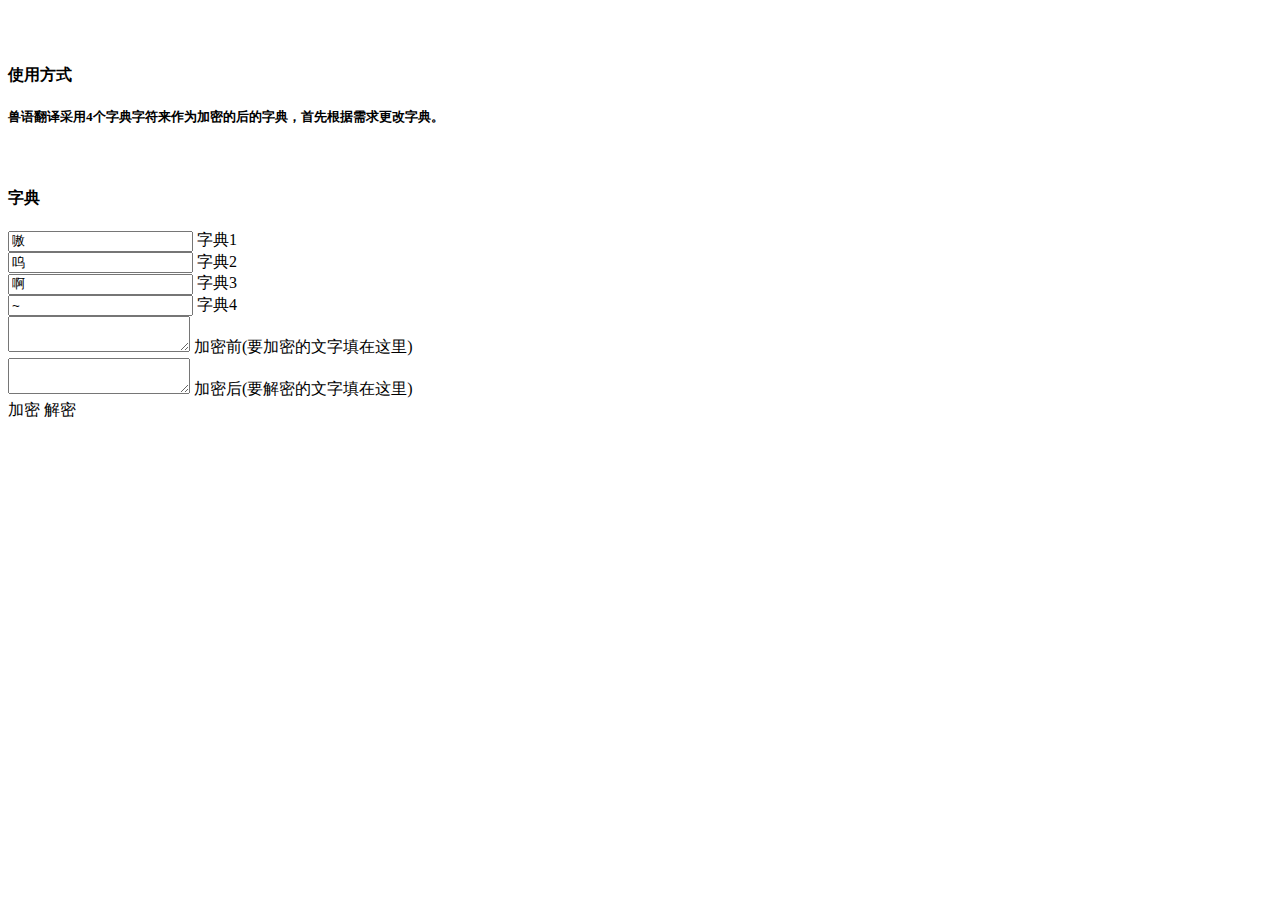
<file: shou/index.html>
<!DOCTYPE html>
<html lang="zh">

<head>
    <meta http-equiv="Content-Type" content="text/html; charset=UTF-8" />
    <meta name="viewport" content="width=device-width, initial-scale=1, maximum-scale=1.0" />
    <title>兽语翻译 - RhythmStudio</title>

    <!-- CSS  -->
    <link href="https://fonts.googleapis.com/icon?family=Material+Icons" rel="stylesheet">
    <link href="//toolbox.csdshumeipai.xyz/shou/css/materialize.css" type="text/css" rel="stylesheet" media="screen,projection" />
</head>

<body>
    <div class="section no-pad-bot" id="index-banner">
        <div class="container">
            <br><br>
            <h4 class="black-text">使用方式</h4>
            <h5 class="col light">
                兽语翻译采用4个字典字符来作为加密的后的字典，首先根据需求更改字典。
            </h5><br>

            <h4 class="black-text">字典</h4>
            <div style="height:500px;">

                <div class="row">

                    <div class="input-field col s3">
                        <input value="嗷" id="main1" type="text" class="validate" length="1">
                        <label for="main1">字典1</label>
                    </div>

                    <div class="input-field col s3">
                        <input value="呜" id="main2" type="text" class="validate" length="1">
                        <label for="main2">字典2</label>
                    </div>

                    <div class="input-field col s3">
                        <input value="啊" id="main3" type="text" class="validate" length="1">
                        <label for="main3">字典3</label>
                    </div>

                    <div class="input-field col s3">
                        <input value="~" id="main4" type="text" class="validate" length="1">
                        <label for="main4">字典4</label>
                    </div>
                </div>

                <div class="row">
                    <div class="col s12 m12">
                        <div class="card">
                            <div class="card-content">

                                <div class="row">
                                    <form class="col s12">
                                        <div class="row">
                                            <div class="input-field col s12">
                                                <textarea id="string_0" class="materialize-textarea"></textarea>
                                                <label for="string_0">加密前(要加密的文字填在这里)</label>
                                            </div>
                                        </div>
                                    </form>
                                </div>
                                <div class="row">
                                    <form class="col s12">
                                        <div class="row">
                                            <div class="input-field col s12">
                                                <textarea id="string_1" class="materialize-textarea"></textarea>
                                                <label for="string_1">加密后(要解密的文字填在这里)</label>
                                            </div>
                                        </div>
                                    </form>
                                </div>
                            </div>
                            <div class="card-action">
                                <div class="row center">
                                    <a type="submit" id="download-button" onclick="encode_fun()"
                                        class="btn waves-effect waves-light blue">加密</a>

                                    <a type="submit" id="download-button" onclick="decode_fun()"
                                        class="btn waves-effect waves-light blue">解密</a>
                                </div>

                            </div>
                        </div>
                    </div>
                </div>
            </div>
        </div>


        <div class="container">

            <br><br>

            <div class="section">

            </div>
        </div>

        <br><br><br><br><br><br>
        <!--  Scripts-->
        <script src="https://code.jquery.com/jquery-2.1.1.min.js"></script>
        <script src="//toolbox.csdshumeipai.xyz/shou/js/materialize.js"></script>
        <script src="//toolbox.csdshumeipai.xyz/shou/js/init.js"></script>
        <script src="//toolbox.csdshumeipai.xyz/shou/web/BeastLang/BeastLang.js"></script>

</body>

</html>
</file>
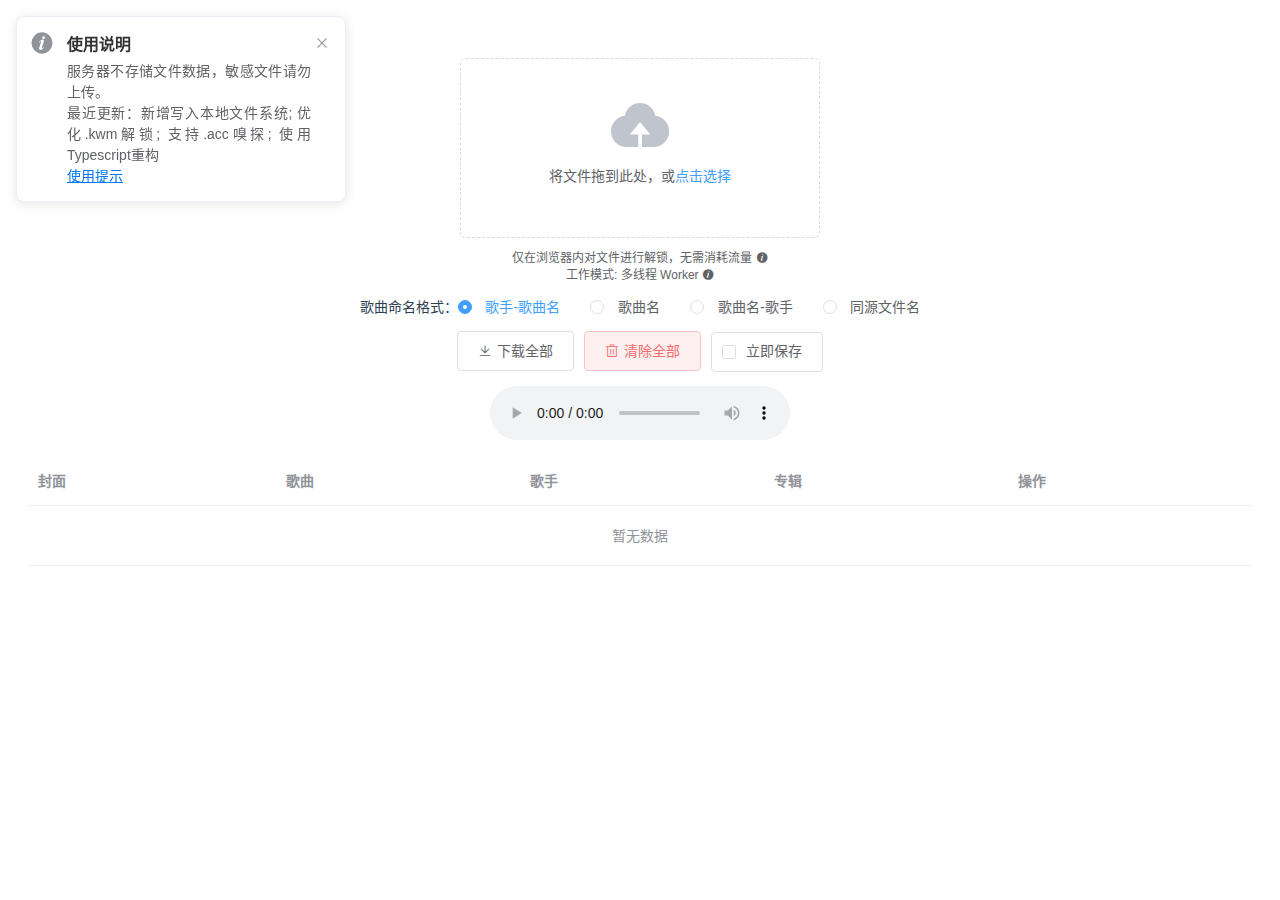
<file: unlock-music/index.html>
<!DOCTYPE html><html lang="zh-CN"><head><meta charset="utf-8"><meta content="webkit" name="renderer"><meta content="IE=edge,chrome=1" http-equiv="X-UA-Compatible"><meta content="width=device-width,initial-scale=1" name="viewport"><title>音乐解锁</title><meta content="音乐,解锁,ncm,qmc,mgg,mflac,qq音乐,网易云音乐,加密" name="keywords"><meta content="音乐解锁 - 在任何设备上解锁已购的加密音乐！" name="description"><script src="./ixarea-stats.js"></script><style>#loader{position:absolute;left:50%;top:50%;z-index:1010;margin:-75px 0 0 -75px;border:16px solid #f3f3f3;border-radius:50%;border-top:16px solid #1db1ff;width:120px;height:120px;animation:spin 2s linear infinite}@keyframes spin{0%{transform:rotate(0)}100%{transform:rotate(360deg)}}#loader-mask{text-align:center;position:absolute;width:100%;height:100%;bottom:0;left:0;right:0;top:0;z-index:1009;background-color:rgba(242,246,252,.88)}@media (prefers-color-scheme:dark){#loader-mask{color:#fff;background-color:rgba(0,0,0,.85)}#loader-mask a{color:#ddd}#loader-mask a:hover{color:#1db1ff}}#loader-source{font-size:1.5rem}#loader-tips-timeout{font-size:1.2rem}</style><link href="css/app.084e4317.css" rel="preload" as="style"><link href="css/chunk-vendors.d21c70ba.css" rel="preload" as="style"><link href="js/app.782ae3c8.js" rel="modulepreload" as="script"><link href="js/chunk-vendors.ed26a81d.js" rel="modulepreload" as="script"><link href="css/chunk-vendors.d21c70ba.css" rel="stylesheet"><link href="css/app.084e4317.css" rel="stylesheet"><link rel="icon" type="image/png" sizes="32x32" href="./img/icons/favicon-32x32.png"><link rel="icon" type="image/png" sizes="16x16" href="./img/icons/favicon-16x16.png"><link rel="manifest" href="web-manifest.json"><meta name="theme-color" content="#4DBA87"><meta name="apple-mobile-web-app-capable" content="yes"><meta name="apple-mobile-web-app-status-bar-style" content="default"><meta name="apple-mobile-web-app-title" content="音乐解锁"><link rel="apple-touch-icon" href="./img/icons/apple-touch-icon-152x152.png"><link rel="mask-icon" href="./img/icons/safari-pinned-tab.svg" color="#4DBA87"><meta name="msapplication-TileImage" content="./img/icons/msapplication-icon-144x144.png"><meta name="msapplication-TileColor" content="#000000"></head><body><div id="loader-mask"><div id="loader"></div><noscript><h3 id="loader-js">请启用JavaScript</h3><img alt="" src="https://stats.ixarea.com/ixarea-stats/report?rec=1&action_name=音乐解锁-NoJS&idsite=2" style="border:0"></noscript><h3 id="loader-source">请勿直接运行源代码！</h3><div id="loader-tips-outdated" hidden><h2>您可能在使用不受支持的<span style="color:#f00;">过时</span>浏览器，这可能导致此应用无法正常工作。</h2><h3>如果您使用双核浏览器，您可以尝试切换到 <span style="color:#f00;">“极速模式”</span> 解决此问题。</h3><h3>或者，您可以尝试更换下方的几个浏览器之一。</h3></div><h3 id="loader-tips-timeout" hidden>音乐解锁采用了一些新特性！建议使用 <a href="https://www.microsoft.com/zh-cn/edge" target="_blank">Microsoft Edge Chromium</a> <a href="https://www.google.cn/chrome/" target="_blank">Google Chrome</a> <a href="https://www.firefox.com.cn/" target="_blank">Mozilla Firefox</a> | <a href="https://github.com/ix64/unlock-music/wiki/使用提示" target="_blank">使用提示</a></h3></div><div id="app"></div><script src="./loader.js"></script><script type="module" src="js/chunk-vendors.ed26a81d.js"></script><script type="module" src="js/app.782ae3c8.js"></script><script>!function(){var e=document,t=e.createElement("script");if(!("noModule"in t)&&"onbeforeload"in t){var n=!1;e.addEventListener("beforeload",function(e){if(e.target===t)n=!0;else if(!e.target.hasAttribute("nomodule")||!n)return;e.preventDefault()},!0),t.type="module",t.src=".",e.head.appendChild(t),t.remove()}}();</script><script src="js/chunk-vendors-legacy.d51496b3.js" nomodule></script><script src="js/app-legacy.bd05f593.js" nomodule></script></body></html>
</file>
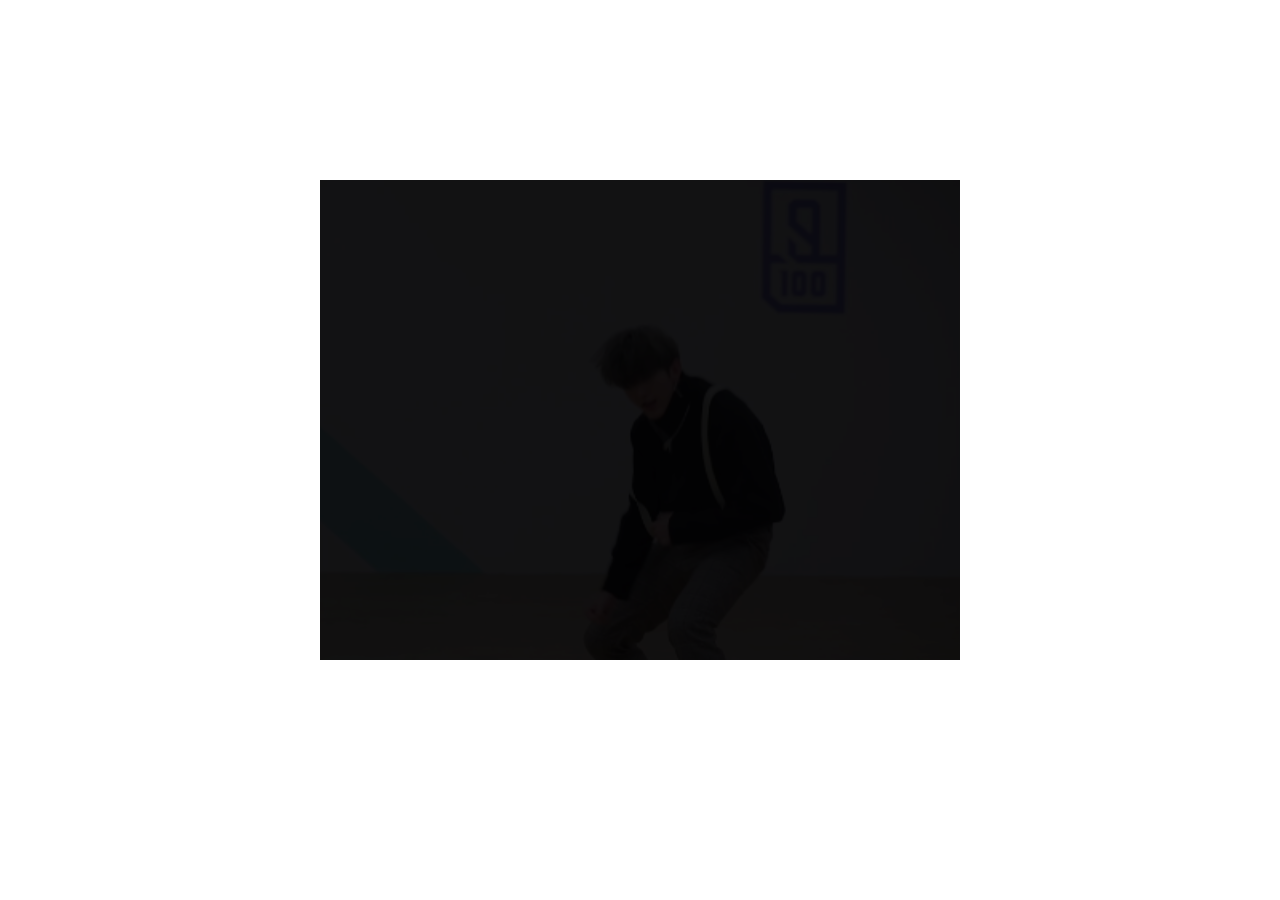
<file: game/hj/index.html>
<!DOCTYPE html>
<html>
    <head>
        <meta http-equiv="Content-Type" content="text/html; charset=UTF-8" />
        <title>跟着坤坤来晃肩</title>
        <meta property="og:title" content="Eel slap!" />
        <meta property="og:type" content="website" />
        <meta property="og:url" content="http://www.eelslap.com" />
        <meta property="og:image" content="http://www.eelslap.com/facebook.png" />
        <meta property="og:site_name" content="Eel slap!" />
        <meta property="fb:admins" content="543574574" />
        <META NAME="keywords" CONTENT="eel slap, eelslap, eel slapping, eelslapping, eel, eal, eal slapping, eal slap, fish slapping, fishslapping,  slap this guy with an eel, slap a guy with an eel slap a man with an eel, slap a dude with an eel, slap a guy with eel, slap a man with eel, slap a dude with eel, slap someone with an eel, slap someone with eel, eal slap, ell slap, per hansson, per stenius, fimpen">
        <META NAME="description" CONTENT="Ever wanted to slap someone in the face with an eel? Well, today is your lucky day.">
        <META NAME="author" CONTENT="Per Stenius - http://www.perstenius.com">
        <link rel="SHORTCUT ICON" href="favicon.ico"/>
        <script type="text/javascript">
            var _gaq = _gaq || [];
            _gaq.push(['_setAccount', 'UA-114693-12']);
            _gaq.push(['_trackPageview']);

            (function() {
            var ga = document.createElement('script'); ga.type = 'text/javascript'; ga.async = true;
            ga.src = ('https:' == document.location.protocol ? 'https://ssl' : 'http://www') + '.google-analytics.com/ga.js';
            var s = document.getElementsByTagName('script')[0]; s.parentNode.insertBefore(ga, s);
            })();
        </script>
        <link rel="stylesheet" href="css/normalize.css" type="text/css">
        <link rel="stylesheet" type="text/css" href="css/eelslap.css"/>
        <script src="https://ajax.googleapis.com/ajax/libs/jquery/1.8.3/jquery.min.js"></script>
        <script src="js/eelslap.js"></script>

    </head>
    <body>
        <div id="eelcontainer" class="eel">
            <div id="loader">载入中...</div>
            <div id="introtext">yo</div>
            <div id="allimages">
                <img class="eelimages" id="eelimage1" src="" width="15360" height="480">
                <img class="eelimages" id="eelimage2" src="" width="14720" height="480">
                <img class="eelimages" id="eelimage3" src="" width="15360" height="480">
                <img class="eelimages" id="eelimage4" src="" width="14720" height="480">
            </div>
        </div>
    </body>
</html>
</file>
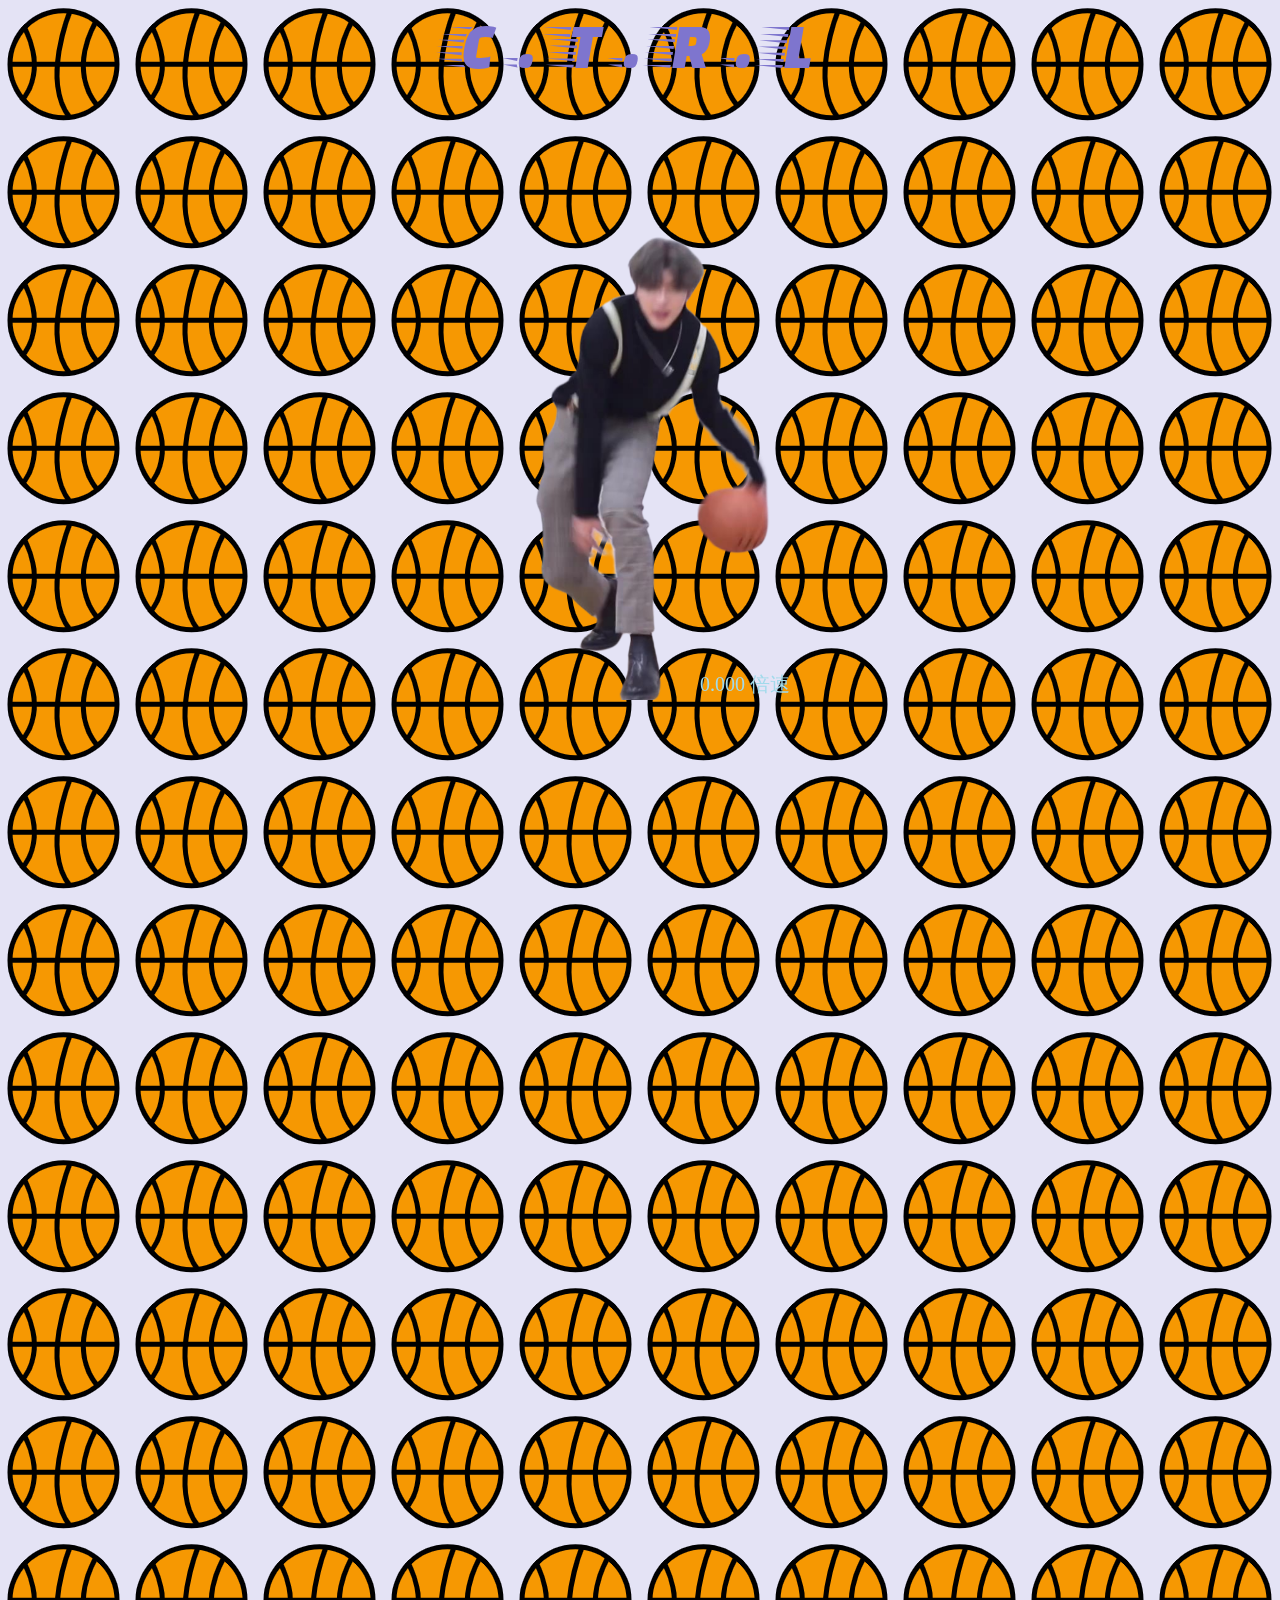
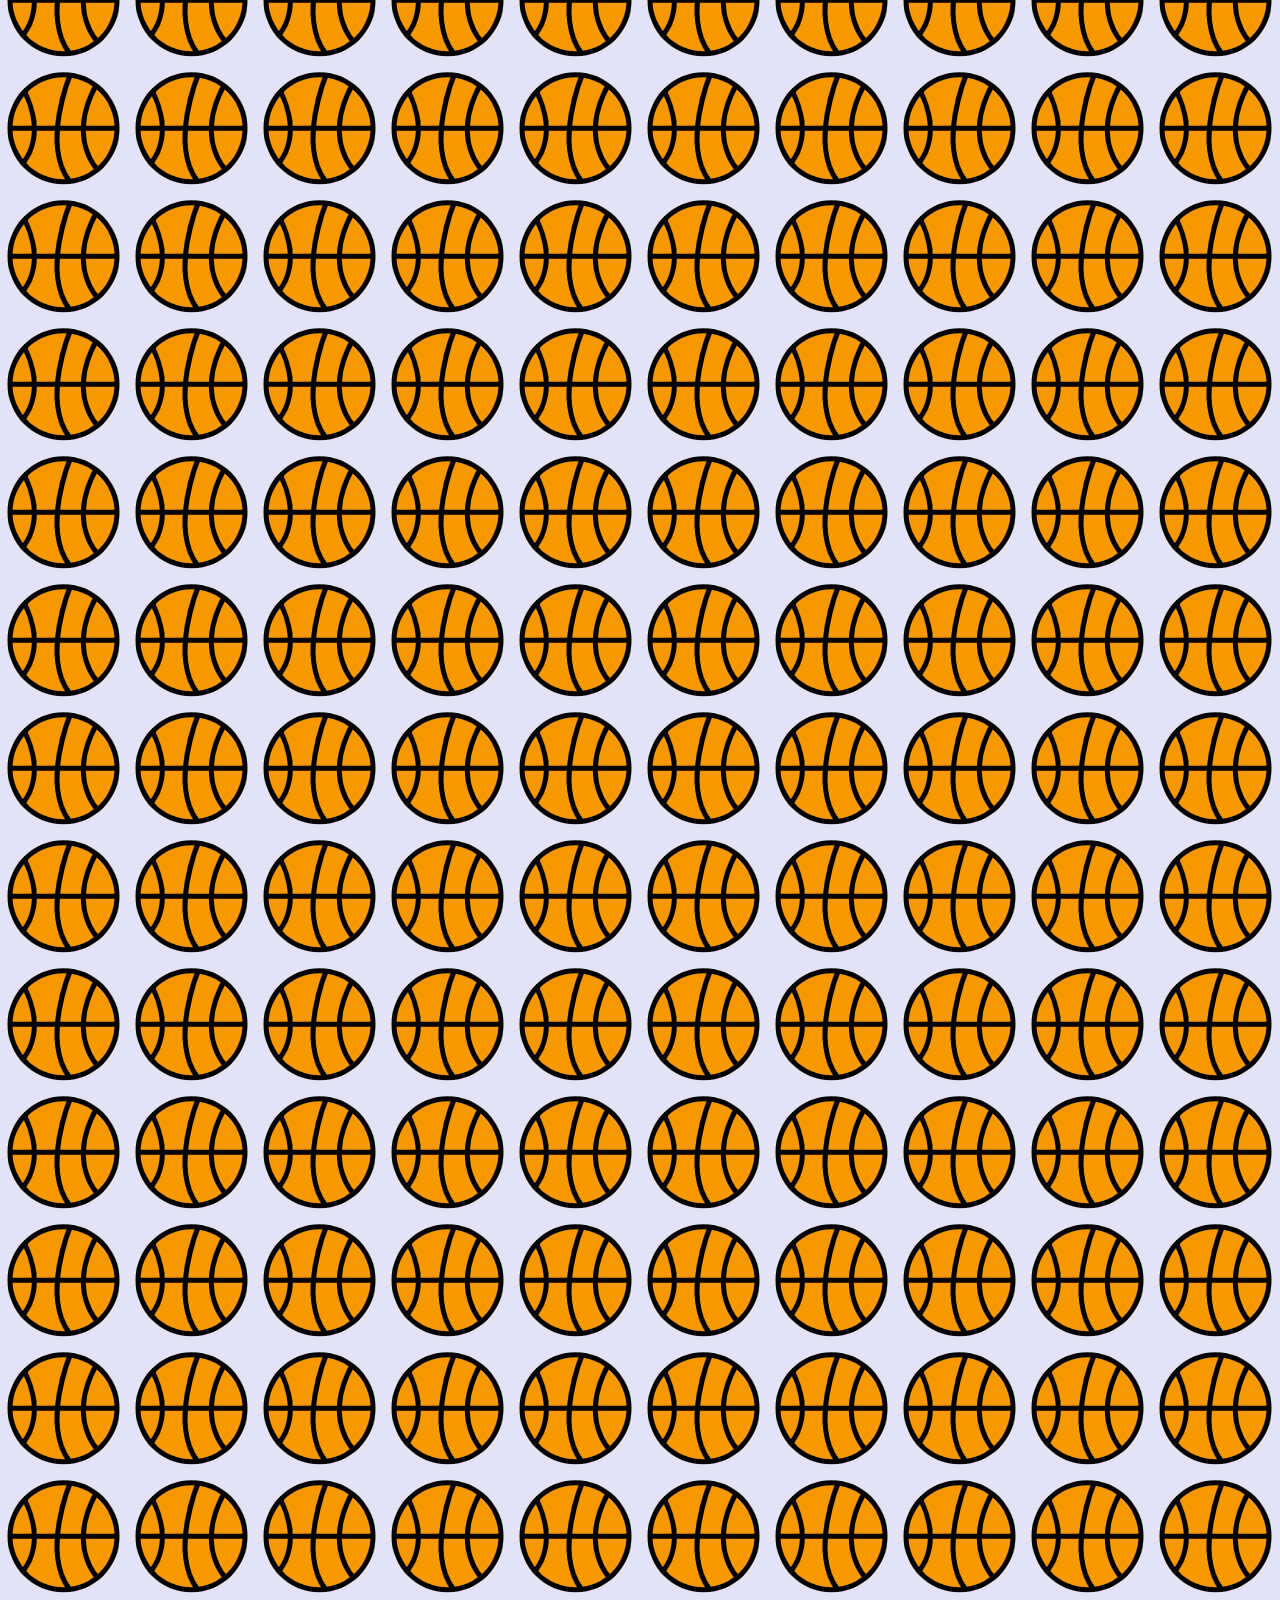
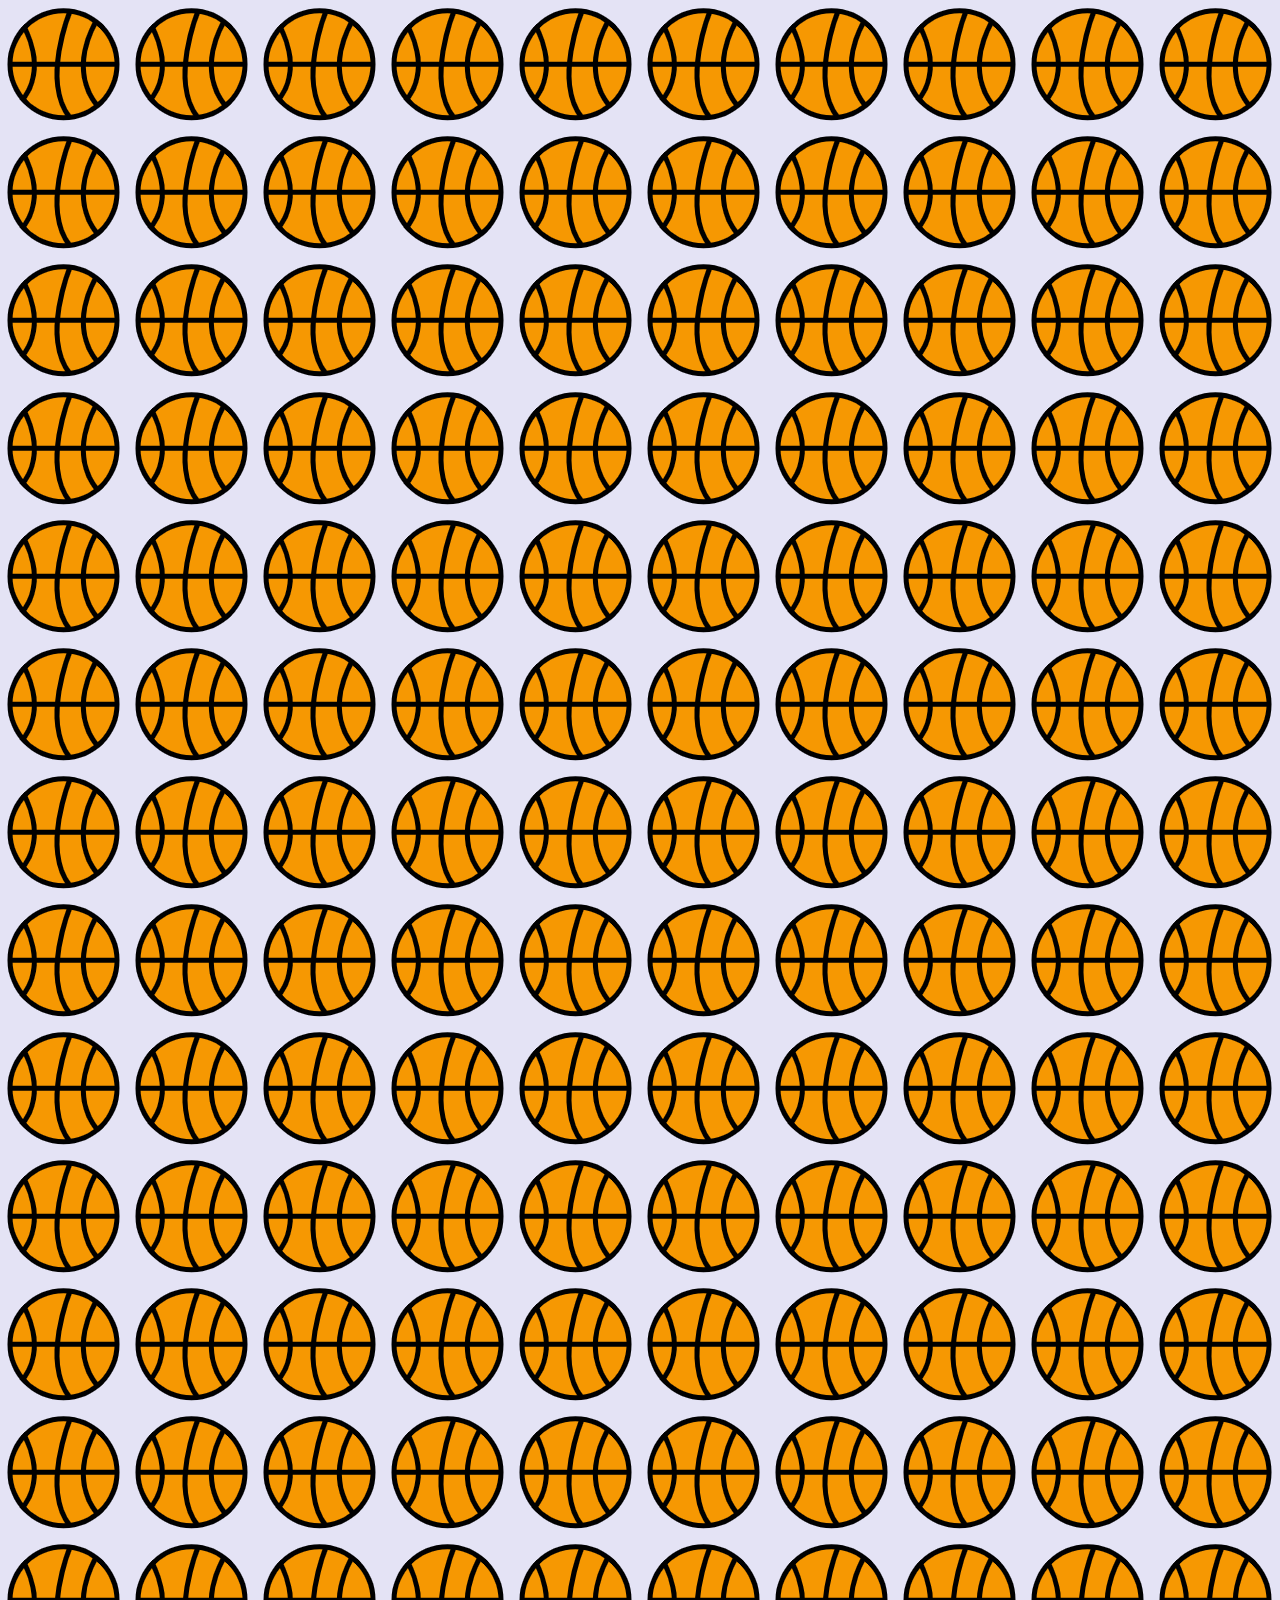
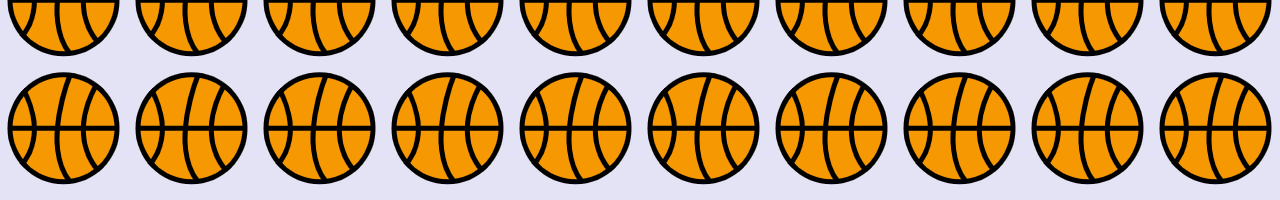
<file: game/kqkd/index.html>
<!DOCTYPE html>
<html>
<head>

	<!--FACEBOOK-->
	<meta property="og:title" content="Scroll-O-Meter"/>
	<meta property="og:type" content="article"/>
	<meta property="og:image" content="screenshots/smaller.png"/>
	<meta property="og:url" content="http://scroll-o-meter.club"/>
	<meta property="og:description" content="Live to scroll / Scroll to live."/>
	<meta property="fb:admins" content="1559175124365300"/>

	<!--TWITTER-->
	<meta name="twitter:card" content="summary">
	<meta name="twitter:title" content="Scroll-O-Meter"/>
	<meta name="twitter:description" content="Live to scroll / Scroll to live.">
	<meta name="twitter:image" content="screenshots/smaller.png"/>


	<meta name="viewport" content="width=device-width, initial-scale=1, user-scalable=no">
	<link rel="SHORTCUT ICON" href="favicon.ico"/>
	<title>坤球快打</title>
	<script type="text/javascript" src="jquery.min.js"></script>
	<script type="text/javascript" src="modernizr.js"></script>
	<script type="text/javascript" src="content.js"></script>
	<script type="text/javascript" src="infiniteScroll.js"></script>
	<script type="text/javascript">
		Modernizr.load({
			test : Modernizr.webaudio,
			yep : ["sound.js"]
		});
	</script>

	<link rel="stylesheet" type="text/css" href="main.css">
</head>
<body background="bj.png">

	<div id="Scroller"></div>
	<div id="Content">
		<div id="Title">
			C.T.R.L
		</div>
		<div id="SubTitle">
			<!-- Quantified Scroll -->
		</div>
		<div id="Jogger">
			<div id="Distance">0.000 倍速</div>
		</div>
	</div>
	<script>
	  (function(i,s,o,g,r,a,m){i['GoogleAnalyticsObject']=r;i[r]=i[r]||function(){
	  (i[r].q=i[r].q||[]).push(arguments)},i[r].l=1*new Date();a=s.createElement(o),
	  m=s.getElementsByTagName(o)[0];a.async=1;a.src=g;m.parentNode.insertBefore(a,m)
	  })(window,document,'script','//www.google-analytics.com/analytics.js','ga');

	  ga('create', 'UA-61856438-1', 'auto');
	  ga('send', 'pageview');

	</script>
</body>
</html>
</file>
<file: unlock-music/css/app.084e4317.css>
.mt-1{margin-top:5px!important}.mb-1{margin-bottom:5px!important}.ml-1{margin-left:5px!important}.mr-1{margin-right:5px!important}.m-1{margin:5px!important}.pt-1{padding-top:5px!important}.pb-1{padding-bottom:5px!important}.pl-1{padding-left:5px!important}.pr-1{padding-right:5px!important}.p-1{padding:5px!important}.mt-2{margin-top:10px!important}.mb-2{margin-bottom:10px!important}.ml-2{margin-left:10px!important}.mr-2{margin-right:10px!important}.m-2{margin:10px!important}.pt-2{padding-top:10px!important}.pb-2{padding-bottom:10px!important}.pl-2{padding-left:10px!important}.pr-2{padding-right:10px!important}.p-2{padding:10px!important}.mt-3{margin-top:15px!important}.mb-3{margin-bottom:15px!important}.ml-3{margin-left:15px!important}.mr-3{margin-right:15px!important}.m-3{margin:15px!important}.pt-3{padding-top:15px!important}.pb-3{padding-bottom:15px!important}.pl-3{padding-left:15px!important}.pr-3{padding-right:15px!important}.p-3{padding:15px!important}.mt-4{margin-top:20px!important}.mb-4{margin-bottom:20px!important}.ml-4{margin-left:20px!important}.mr-4{margin-right:20px!important}.m-4{margin:20px!important}.pt-4{padding-top:20px!important}.pb-4{padding-bottom:20px!important}.pl-4{padding-left:20px!important}.pr-4{padding-right:20px!important}.p-4{padding:20px!important}.mt-5{margin-top:25px!important}.mb-5{margin-bottom:25px!important}.ml-5{margin-left:25px!important}.mr-5{margin-right:25px!important}.m-5{margin:25px!important}.pt-5{padding-top:25px!important}.pb-5{padding-bottom:25px!important}.pl-5{padding-left:25px!important}.pr-5{padding-right:25px!important}.p-5{padding:25px!important}.mt-6{margin-top:30px!important}.mb-6{margin-bottom:30px!important}.ml-6{margin-left:30px!important}.mr-6{margin-right:30px!important}.m-6{margin:30px!important}.pt-6{padding-top:30px!important}.pb-6{padding-bottom:30px!important}.pl-6{padding-left:30px!important}.pr-6{padding-right:30px!important}.p-6{padding:30px!important}.mt-7{margin-top:35px!important}.mb-7{margin-bottom:35px!important}.ml-7{margin-left:35px!important}.mr-7{margin-right:35px!important}.m-7{margin:35px!important}.pt-7{padding-top:35px!important}.pb-7{padding-bottom:35px!important}.pl-7{padding-left:35px!important}.pr-7{padding-right:35px!important}.p-7{padding:35px!important}body{font-family:Helvetica Neue,Helvetica,PingFang SC,Hiragino Sans GB,Microsoft YaHei,微软雅黑,Arial,sans-serif;font-size:14px;-webkit-font-smoothing:antialiased;-moz-osx-font-smoothing:grayscale}#app{text-align:center;color:#2c3e50;padding-top:30px}#app-footer a{padding-left:.2em;padding-right:.2em}#app-footer{text-align:center;font-size:small}#app-control{padding-top:1em;padding-bottom:1em}audio{margin-bottom:15px}a{color:#0077f3}a:hover{color:#409eff}@media(prefers-color-scheme:dark){#app{color:#999}body{background-color:#1a1a1a}.el-radio__label{color:#e6e6e6}.el-radio__input{color:#999}.el-radio__input .el-radio__inner{border-color:#404040;background-color:#333}.el-radio.is-checked .el-radio__inner{background-color:#409eff}.el-radio.is-checked .el-radio__label{font-weight:700}.el-checkbox.is-bordered{border-color:#404040}.el-checkbox.is-bordered .el-checkbox__inner{background-color:#333;border-color:#404040}.el-checkbox.is-bordered:hover{border-color:#8c8c8c}.el-checkbox.is-bordered:hover .el-checkbox__inner{background-color:#4d4d4d;border-color:#8c8c8c}.el-checkbox.is-bordered:hover .el-checkbox__label{color:#999}.el-checkbox.is-bordered.is-checked{background-color:#409eff}.el-checkbox.is-bordered.is-checked .el-checkbox__inner{border-color:#4d4d4d}.el-checkbox.is-bordered.is-checked .el-checkbox__label{color:#fff;font-weight:700}.el-button{background-color:#333;border-color:#404040;color:#e6e6e6}.el-button:active{-webkit-transform:translateY(2px);transform:translateY(2px)}.el-button--default.is-plain{background-color:#333}.el-button--default.is-plain:hover{background-color:#409eff;border-color:#409eff;color:#fff}.el-button--danger.is-plain{border-color:#404040;background-color:#333}.el-button--danger.is-plain:hover{background-color:#f56c6c;border-color:#f56c6c}.el-upload__tip{color:#999}.el-upload-dragger{background-color:#212121;border-color:#404040}.el-upload-dragger .el-upload__text{color:#999}.el-upload-dragger:hover{background:#2e2e2e;border-color:#8c8c8c}.el-table{background-color:#212121}.el-table:before{content:none}.el-table__header th{border-bottom-color:#404040!important}.el-table th{background-color:#2e2e2e;color:#999}.el-table td{border-bottom-color:#404040!important}.el-table tr{background-color:#212121;color:#e6e6e6}.el-table tr:hover td{background-color:#2e2e2e!important}a{text-decoration:none;color:#5dad36}a:hover{color:#85ce61}.el-notification{background-color:#4d4d4d;border-color:#404040}.el-notification__title{color:#fff}.el-notification__content{color:#999}}
</file>
<file: unlock-music/css/chunk-vendors.d21c70ba.css>
.el-button,.el-input__inner{-webkit-appearance:none;outline:0}.el-message-box,.el-popup-parent--hidden{overflow:hidden}.v-modal-enter{-webkit-animation:v-modal-in .2s ease;animation:v-modal-in .2s ease}.v-modal-leave{-webkit-animation:v-modal-out .2s ease forwards;animation:v-modal-out .2s ease forwards}@-webkit-keyframes v-modal-in{0%{opacity:0}}@keyframes v-modal-in{0%{opacity:0}}@-webkit-keyframes v-modal-out{to{opacity:0}}@keyframes v-modal-out{to{opacity:0}}.v-modal{position:fixed;left:0;top:0;width:100%;height:100%;opacity:.5;background:#000}.el-textarea{position:relative;display:inline-block;width:100%;vertical-align:bottom;font-size:14px}.el-textarea__inner{display:block;resize:vertical;padding:5px 15px;line-height:1.5;-webkit-box-sizing:border-box;box-sizing:border-box;width:100%;font-size:inherit;color:#606266;background-color:#fff;background-image:none;border:1px solid #dcdfe6;border-radius:4px;-webkit-transition:border-color .2s cubic-bezier(.645,.045,.355,1);transition:border-color .2s cubic-bezier(.645,.045,.355,1)}.el-textarea__inner::-webkit-input-placeholder{color:#c0c4cc}.el-textarea__inner:-ms-input-placeholder{color:#c0c4cc}.el-textarea__inner::-ms-input-placeholder{color:#c0c4cc}.el-textarea__inner::-moz-placeholder{color:#c0c4cc}.el-textarea__inner::placeholder{color:#c0c4cc}.el-textarea__inner:hover{border-color:#c0c4cc}.el-textarea__inner:focus{outline:0;border-color:#409eff}.el-textarea .el-input__count{color:#909399;background:#fff;position:absolute;font-size:12px;bottom:5px;right:10px}.el-textarea.is-disabled .el-textarea__inner{background-color:#f5f7fa;border-color:#e4e7ed;color:#c0c4cc;cursor:not-allowed}.el-textarea.is-disabled .el-textarea__inner::-webkit-input-placeholder{color:#c0c4cc}.el-textarea.is-disabled .el-textarea__inner:-ms-input-placeholder{color:#c0c4cc}.el-textarea.is-disabled .el-textarea__inner::-ms-input-placeholder{color:#c0c4cc}.el-textarea.is-disabled .el-textarea__inner::-moz-placeholder{color:#c0c4cc}.el-textarea.is-disabled .el-textarea__inner::placeholder{color:#c0c4cc}.el-textarea.is-exceed .el-textarea__inner{border-color:#f56c6c}.el-textarea.is-exceed .el-input__count{color:#f56c6c}.el-input{position:relative;font-size:14px;display:inline-block;width:100%}.el-input::-webkit-scrollbar{z-index:11;width:6px}.el-input::-webkit-scrollbar:horizontal{height:6px}.el-input::-webkit-scrollbar-thumb{border-radius:5px;width:6px;background:#b4bccc}.el-input::-webkit-scrollbar-corner,.el-input::-webkit-scrollbar-track{background:#fff}.el-input::-webkit-scrollbar-track-piece{background:#fff;width:6px}.el-input .el-input__clear{color:#c0c4cc;font-size:14px;cursor:pointer;-webkit-transition:color .2s cubic-bezier(.645,.045,.355,1);transition:color .2s cubic-bezier(.645,.045,.355,1)}.el-input .el-input__clear:hover{color:#909399}.el-input .el-input__count{height:100%;display:-webkit-inline-box;display:-ms-inline-flexbox;display:inline-flex;-webkit-box-align:center;-ms-flex-align:center;align-items:center;color:#909399;font-size:12px}.el-input .el-input__count .el-input__count-inner{background:#fff;line-height:normal;display:inline-block;padding:0 5px}.el-input__inner{background-color:#fff;background-image:none;border-radius:4px;border:1px solid #dcdfe6;-webkit-box-sizing:border-box;box-sizing:border-box;color:#606266;display:inline-block;font-size:inherit;height:40px;line-height:40px;padding:0 15px;-webkit-transition:border-color .2s cubic-bezier(.645,.045,.355,1);transition:border-color .2s cubic-bezier(.645,.045,.355,1);width:100%}.el-input__prefix,.el-input__suffix{position:absolute;-webkit-transition:all .3s;text-align:center;height:100%;color:#c0c4cc;top:0}.el-input__inner::-ms-reveal{display:none}.el-input__inner::-webkit-input-placeholder{color:#c0c4cc}.el-input__inner:-ms-input-placeholder{color:#c0c4cc}.el-input__inner::-ms-input-placeholder{color:#c0c4cc}.el-input__inner::-moz-placeholder{color:#c0c4cc}.el-input__inner::placeholder{color:#c0c4cc}.el-input__inner:hover{border-color:#c0c4cc}.el-input.is-active .el-input__inner,.el-input__inner:focus{border-color:#409eff;outline:0}.el-input__suffix{right:5px;-webkit-transition:all .3s;transition:all .3s;pointer-events:none}.el-input__suffix-inner{pointer-events:all}.el-input__prefix{left:5px}.el-input__icon,.el-input__prefix{-webkit-transition:all .3s;transition:all .3s}.el-input__icon{height:100%;width:25px;text-align:center;line-height:40px}.el-input__icon:after{content:"";height:100%;width:0;display:inline-block;vertical-align:middle}.el-input__validateIcon{pointer-events:none}.el-input.is-disabled .el-input__inner{background-color:#f5f7fa;border-color:#e4e7ed;color:#c0c4cc;cursor:not-allowed}.el-input.is-disabled .el-input__inner::-webkit-input-placeholder{color:#c0c4cc}.el-input.is-disabled .el-input__inner:-ms-input-placeholder{color:#c0c4cc}.el-input.is-disabled .el-input__inner::-ms-input-placeholder{color:#c0c4cc}.el-input.is-disabled .el-input__inner::-moz-placeholder{color:#c0c4cc}.el-input.is-disabled .el-input__inner::placeholder{color:#c0c4cc}.el-input.is-disabled .el-input__icon{cursor:not-allowed}.el-input.is-exceed .el-input__inner{border-color:#f56c6c}.el-input.is-exceed .el-input__suffix .el-input__count{color:#f56c6c}.el-input--suffix .el-input__inner{padding-right:30px}.el-input--prefix .el-input__inner{padding-left:30px}.el-input--medium{font-size:14px}.el-input--medium .el-input__inner{height:36px;line-height:36px}.el-input--medium .el-input__icon{line-height:36px}.el-input--small{font-size:13px}.el-input--small .el-input__inner{height:32px;line-height:32px}.el-input--small .el-input__icon{line-height:32px}.el-input--mini{font-size:12px}.el-input--mini .el-input__inner{height:28px;line-height:28px}.el-input--mini .el-input__icon{line-height:28px}.el-input-group{line-height:normal;display:inline-table;width:100%;border-collapse:separate;border-spacing:0}.el-input-group>.el-input__inner{vertical-align:middle;display:table-cell}.el-input-group__append,.el-input-group__prepend{background-color:#f5f7fa;color:#909399;vertical-align:middle;display:table-cell;position:relative;border:1px solid #dcdfe6;border-radius:4px;padding:0 20px;width:1px;white-space:nowrap}.el-input-group--prepend .el-input__inner,.el-input-group__append{border-top-left-radius:0;border-bottom-left-radius:0}.el-input-group--append .el-input__inner,.el-input-group__prepend{border-top-right-radius:0;border-bottom-right-radius:0}.el-input-group__append:focus,.el-input-group__prepend:focus{outline:0}.el-input-group__append .el-button,.el-input-group__append .el-select,.el-input-group__prepend .el-button,.el-input-group__prepend .el-select{display:inline-block;margin:-10px -20px}.el-input-group__append button.el-button,.el-input-group__append div.el-select .el-input__inner,.el-input-group__append div.el-select:hover .el-input__inner,.el-input-group__prepend button.el-button,.el-input-group__prepend div.el-select .el-input__inner,.el-input-group__prepend div.el-select:hover .el-input__inner{border-color:transparent;background-color:transparent;color:inherit;border-top:0;border-bottom:0}.el-input-group__append .el-button,.el-input-group__append .el-input,.el-input-group__prepend .el-button,.el-input-group__prepend .el-input{font-size:inherit}.el-input-group__prepend{border-right:0}.el-input-group__append{border-left:0}.el-input-group--append .el-select .el-input.is-focus .el-input__inner,.el-input-group--prepend .el-select .el-input.is-focus .el-input__inner{border-color:transparent}.el-input__inner::-ms-clear{display:none;width:0;height:0}.el-message-box{display:inline-block;width:420px;padding-bottom:10px;vertical-align:middle;background-color:#fff;border-radius:4px;border:1px solid #ebeef5;font-size:18px;-webkit-box-shadow:0 2px 12px 0 rgba(0,0,0,.1);box-shadow:0 2px 12px 0 rgba(0,0,0,.1);text-align:left;-webkit-backface-visibility:hidden;backface-visibility:hidden}.el-message-box__wrapper{position:fixed;top:0;bottom:0;left:0;right:0;text-align:center}.el-message-box__wrapper:after{content:"";display:inline-block;height:100%;width:0;vertical-align:middle}.el-message-box__header{position:relative;padding:15px 15px 10px}.el-message-box__title{padding-left:0;margin-bottom:0;font-size:18px;line-height:1;color:#303133}.el-message-box__headerbtn{position:absolute;top:15px;right:15px;padding:0;border:none;outline:0;background:0 0;font-size:16px;cursor:pointer}.el-message-box__headerbtn .el-message-box__close{color:#909399}.el-message-box__headerbtn:focus .el-message-box__close,.el-message-box__headerbtn:hover .el-message-box__close{color:#409eff}.el-message-box__content{padding:10px 15px;color:#606266;font-size:14px}.el-message-box__container{position:relative}.el-message-box__input{padding-top:15px}.el-message-box__input input.invalid,.el-message-box__input input.invalid:focus{border-color:#f56c6c}.el-message-box__status{position:absolute;top:50%;-webkit-transform:translateY(-50%);transform:translateY(-50%);font-size:24px!important}.el-message-box__status:before{padding-left:1px}.el-message-box__status+.el-message-box__message{padding-left:36px;padding-right:12px}.el-message-box__status.el-icon-success{color:#67c23a}.el-message-box__status.el-icon-info{color:#909399}.el-message-box__status.el-icon-warning{color:#e6a23c}.el-message-box__status.el-icon-error{color:#f56c6c}.el-message-box__message{margin:0}.el-message-box__message p{margin:0;line-height:24px}.el-message-box__errormsg{color:#f56c6c;font-size:12px;min-height:18px;margin-top:2px}.el-message-box__btns{padding:5px 15px 0;text-align:right}.el-message-box__btns button:nth-child(2){margin-left:10px}.el-message-box__btns-reverse{-webkit-box-orient:horizontal;-webkit-box-direction:reverse;-ms-flex-direction:row-reverse;flex-direction:row-reverse}.el-message-box--center{padding-bottom:30px}.el-message-box--center .el-message-box__header{padding-top:30px}.el-message-box--center .el-message-box__title{position:relative;display:-webkit-box;display:-ms-flexbox;display:flex;-webkit-box-align:center;-ms-flex-align:center;align-items:center;-webkit-box-pack:center;-ms-flex-pack:center;justify-content:center}.el-message-box--center .el-message-box__status{position:relative;top:auto;padding-right:5px;text-align:center;-webkit-transform:translateY(-1px);transform:translateY(-1px)}.el-message-box--center .el-message-box__message{margin-left:0}.el-message-box--center .el-message-box__btns,.el-message-box--center .el-message-box__content{text-align:center}.el-message-box--center .el-message-box__content{padding-left:27px;padding-right:27px}.msgbox-fade-enter-active{-webkit-animation:msgbox-fade-in .3s;animation:msgbox-fade-in .3s}.msgbox-fade-leave-active{-webkit-animation:msgbox-fade-out .3s;animation:msgbox-fade-out .3s}@-webkit-keyframes msgbox-fade-in{0%{-webkit-transform:translate3d(0,-20px,0);transform:translate3d(0,-20px,0);opacity:0}to{-webkit-transform:translateZ(0);transform:translateZ(0);opacity:1}}@keyframes msgbox-fade-in{0%{-webkit-transform:translate3d(0,-20px,0);transform:translate3d(0,-20px,0);opacity:0}to{-webkit-transform:translateZ(0);transform:translateZ(0);opacity:1}}@-webkit-keyframes msgbox-fade-out{0%{-webkit-transform:translateZ(0);transform:translateZ(0);opacity:1}to{-webkit-transform:translate3d(0,-20px,0);transform:translate3d(0,-20px,0);opacity:0}}@keyframes msgbox-fade-out{0%{-webkit-transform:translateZ(0);transform:translateZ(0);opacity:1}to{-webkit-transform:translate3d(0,-20px,0);transform:translate3d(0,-20px,0);opacity:0}}.el-fade-in-enter,.el-fade-in-leave-active,.el-fade-in-linear-enter,.el-fade-in-linear-leave,.el-fade-in-linear-leave-active,.fade-in-linear-enter,.fade-in-linear-leave,.fade-in-linear-leave-active{opacity:0}.el-fade-in-linear-enter-active,.el-fade-in-linear-leave-active,.fade-in-linear-enter-active,.fade-in-linear-leave-active{-webkit-transition:opacity .2s linear;transition:opacity .2s linear}.el-fade-in-enter-active,.el-fade-in-leave-active,.el-zoom-in-center-enter-active,.el-zoom-in-center-leave-active{-webkit-transition:all .3s cubic-bezier(.55,0,.1,1);transition:all .3s cubic-bezier(.55,0,.1,1)}.el-zoom-in-center-enter,.el-zoom-in-center-leave-active{opacity:0;-webkit-transform:scaleX(0);transform:scaleX(0)}.el-zoom-in-top-enter-active,.el-zoom-in-top-leave-active{opacity:1;-webkit-transform:scaleY(1);transform:scaleY(1);-webkit-transition:opacity .3s cubic-bezier(.23,1,.32,1),-webkit-transform .3s cubic-bezier(.23,1,.32,1);transition:opacity .3s cubic-bezier(.23,1,.32,1),-webkit-transform .3s cubic-bezier(.23,1,.32,1);transition:transform .3s cubic-bezier(.23,1,.32,1),opacity .3s cubic-bezier(.23,1,.32,1);transition:transform .3s cubic-bezier(.23,1,.32,1),opacity .3s cubic-bezier(.23,1,.32,1),-webkit-transform .3s cubic-bezier(.23,1,.32,1);-webkit-transform-origin:center top;transform-origin:center top}.el-zoom-in-top-enter,.el-zoom-in-top-leave-active{opacity:0;-webkit-transform:scaleY(0);transform:scaleY(0)}.el-zoom-in-bottom-enter-active,.el-zoom-in-bottom-leave-active{opacity:1;-webkit-transform:scaleY(1);transform:scaleY(1);-webkit-transition:opacity .3s cubic-bezier(.23,1,.32,1),-webkit-transform .3s cubic-bezier(.23,1,.32,1);transition:opacity .3s cubic-bezier(.23,1,.32,1),-webkit-transform .3s cubic-bezier(.23,1,.32,1);transition:transform .3s cubic-bezier(.23,1,.32,1),opacity .3s cubic-bezier(.23,1,.32,1);transition:transform .3s cubic-bezier(.23,1,.32,1),opacity .3s cubic-bezier(.23,1,.32,1),-webkit-transform .3s cubic-bezier(.23,1,.32,1);-webkit-transform-origin:center bottom;transform-origin:center bottom}.el-zoom-in-bottom-enter,.el-zoom-in-bottom-leave-active{opacity:0;-webkit-transform:scaleY(0);transform:scaleY(0)}.el-zoom-in-left-enter-active,.el-zoom-in-left-leave-active{opacity:1;-webkit-transform:scale(1);transform:scale(1);-webkit-transition:opacity .3s cubic-bezier(.23,1,.32,1),-webkit-transform .3s cubic-bezier(.23,1,.32,1);transition:opacity .3s cubic-bezier(.23,1,.32,1),-webkit-transform .3s cubic-bezier(.23,1,.32,1);transition:transform .3s cubic-bezier(.23,1,.32,1),opacity .3s cubic-bezier(.23,1,.32,1);transition:transform .3s cubic-bezier(.23,1,.32,1),opacity .3s cubic-bezier(.23,1,.32,1),-webkit-transform .3s cubic-bezier(.23,1,.32,1);-webkit-transform-origin:top left;transform-origin:top left}.el-zoom-in-left-enter,.el-zoom-in-left-leave-active{opacity:0;-webkit-transform:scale(.45);transform:scale(.45)}.collapse-transition{-webkit-transition:height .3s ease-in-out,padding-top .3s ease-in-out,padding-bottom .3s ease-in-out;transition:height .3s ease-in-out,padding-top .3s ease-in-out,padding-bottom .3s ease-in-out}.horizontal-collapse-transition{-webkit-transition:width .3s ease-in-out,padding-left .3s ease-in-out,padding-right .3s ease-in-out;transition:width .3s ease-in-out,padding-left .3s ease-in-out,padding-right .3s ease-in-out}.el-list-enter-active,.el-list-leave-active{-webkit-transition:all 1s;transition:all 1s}.el-list-enter,.el-list-leave-active{opacity:0;-webkit-transform:translateY(-30px);transform:translateY(-30px)}.el-opacity-transition{-webkit-transition:opacity .3s cubic-bezier(.55,0,.1,1);transition:opacity .3s cubic-bezier(.55,0,.1,1)}.el-notification{display:-webkit-box;display:-ms-flexbox;display:flex;width:330px;padding:14px 26px 14px 13px;border-radius:8px;-webkit-box-sizing:border-box;box-sizing:border-box;border:1px solid #ebeef5;position:fixed;background-color:#fff;-webkit-box-shadow:0 2px 12px 0 rgba(0,0,0,.1);box-shadow:0 2px 12px 0 rgba(0,0,0,.1);-webkit-transition:opacity .3s,left .3s,right .3s,top .4s,bottom .3s,-webkit-transform .3s;transition:opacity .3s,left .3s,right .3s,top .4s,bottom .3s,-webkit-transform .3s;transition:opacity .3s,transform .3s,left .3s,right .3s,top .4s,bottom .3s;transition:opacity .3s,transform .3s,left .3s,right .3s,top .4s,bottom .3s,-webkit-transform .3s;overflow:hidden}.el-notification.right{right:16px}.el-notification.left{left:16px}.el-notification__group{margin-left:13px;margin-right:8px}.el-notification__title{font-weight:700;font-size:16px;color:#303133;margin:0}.el-notification__content{font-size:14px;line-height:21px;margin:6px 0 0;color:#606266;text-align:justify}.el-notification__content p{margin:0}.el-notification__icon{height:24px;width:24px;font-size:24px}.el-notification__closeBtn{position:absolute;top:18px;right:15px;cursor:pointer;color:#909399;font-size:16px}.el-notification__closeBtn:hover{color:#606266}.el-notification .el-icon-success{color:#67c23a}.el-notification .el-icon-error{color:#f56c6c}.el-notification .el-icon-info{color:#909399}.el-notification .el-icon-warning{color:#e6a23c}.el-notification-fade-enter.right{right:0;-webkit-transform:translateX(100%);transform:translateX(100%)}.el-notification-fade-enter.left{left:0;-webkit-transform:translateX(-100%);transform:translateX(-100%)}.el-notification-fade-leave-active{opacity:0}.el-progress-bar,.el-progress-bar__inner:after,.el-progress-bar__innerText{display:inline-block;vertical-align:middle}.el-radio,.el-radio--medium.is-bordered .el-radio__label{font-size:14px}.el-radio,.el-radio__input{white-space:nowrap;line-height:1;outline:0}.el-radio,.el-radio__inner,.el-radio__input{position:relative;display:inline-block}.el-radio{color:#606266;font-weight:500;cursor:pointer;margin-right:30px;-moz-user-select:none;-webkit-user-select:none;-ms-user-select:none}.el-radio.is-bordered{padding:12px 20px 0 10px;border-radius:4px;border:1px solid #dcdfe6;-webkit-box-sizing:border-box;box-sizing:border-box;height:40px}.el-radio.is-bordered.is-checked{border-color:#409eff}.el-radio.is-bordered.is-disabled{cursor:not-allowed;border-color:#ebeef5}.el-radio__input.is-disabled .el-radio__inner,.el-radio__input.is-disabled.is-checked .el-radio__inner{background-color:#f5f7fa;border-color:#e4e7ed}.el-radio.is-bordered+.el-radio.is-bordered{margin-left:10px}.el-radio--medium.is-bordered{padding:10px 20px 0 10px;border-radius:4px;height:36px}.el-radio--mini.is-bordered .el-radio__label,.el-radio--small.is-bordered .el-radio__label{font-size:12px}.el-radio--medium.is-bordered .el-radio__inner{height:14px;width:14px}.el-radio--small.is-bordered{padding:8px 15px 0 10px;border-radius:3px;height:32px}.el-radio--small.is-bordered .el-radio__inner{height:12px;width:12px}.el-radio--mini.is-bordered{padding:6px 15px 0 10px;border-radius:3px;height:28px}.el-radio--mini.is-bordered .el-radio__inner{height:12px;width:12px}.el-radio:last-child{margin-right:0}.el-radio__input{cursor:pointer;vertical-align:middle}.el-radio__input.is-disabled .el-radio__inner{cursor:not-allowed}.el-radio__input.is-disabled .el-radio__inner:after{cursor:not-allowed;background-color:#f5f7fa}.el-radio__input.is-disabled .el-radio__inner+.el-radio__label{cursor:not-allowed}.el-radio__input.is-disabled.is-checked .el-radio__inner:after{background-color:#c0c4cc}.el-radio__input.is-disabled+span.el-radio__label{color:#c0c4cc;cursor:not-allowed}.el-radio__input.is-checked .el-radio__inner{border-color:#409eff;background:#409eff}.el-radio__input.is-checked .el-radio__inner:after{-webkit-transform:translate(-50%,-50%) scale(1);transform:translate(-50%,-50%) scale(1)}.el-radio__input.is-checked+.el-radio__label{color:#409eff}.el-radio__input.is-focus .el-radio__inner{border-color:#409eff}.el-radio__inner{border:1px solid #dcdfe6;border-radius:100%;width:14px;height:14px;background-color:#fff;cursor:pointer;-webkit-box-sizing:border-box;box-sizing:border-box}.el-radio__inner:hover{border-color:#409eff}.el-radio__inner:after{width:4px;height:4px;border-radius:100%;background-color:#fff;content:"";position:absolute;left:50%;top:50%;-webkit-transform:translate(-50%,-50%) scale(0);transform:translate(-50%,-50%) scale(0);-webkit-transition:-webkit-transform .15s ease-in;transition:-webkit-transform .15s ease-in;transition:transform .15s ease-in;transition:transform .15s ease-in,-webkit-transform .15s ease-in}.el-radio__original{opacity:0;outline:0;position:absolute;z-index:-1;top:0;left:0;right:0;bottom:0;margin:0}.el-radio:focus:not(.is-focus):not(:active):not(.is-disabled) .el-radio__inner{-webkit-box-shadow:0 0 2px 2px #409eff;box-shadow:0 0 2px 2px #409eff}.el-radio__label{font-size:14px;padding-left:10px}.el-checkbox-button__inner,.el-checkbox__input{white-space:nowrap;vertical-align:middle;outline:0}.el-checkbox{white-space:nowrap}.el-upload-cover__title,.el-upload-list__item-name{overflow:hidden;text-overflow:ellipsis;white-space:nowrap}.el-progress{position:relative;line-height:1}.el-progress__text{font-size:14px;color:#606266;display:inline-block;vertical-align:middle;margin-left:10px;line-height:1}.el-progress__text i{vertical-align:middle;display:block}.el-progress--circle,.el-progress--dashboard{display:inline-block}.el-progress--circle .el-progress__text,.el-progress--dashboard .el-progress__text{position:absolute;top:50%;left:0;width:100%;text-align:center;margin:0;-webkit-transform:translateY(-50%);transform:translateY(-50%)}.el-progress--circle .el-progress__text i,.el-progress--dashboard .el-progress__text i{vertical-align:middle;display:inline-block}.el-progress--without-text .el-progress__text{display:none}.el-progress--without-text .el-progress-bar{padding-right:0;margin-right:0;display:block}.el-progress--text-inside .el-progress-bar{padding-right:0;margin-right:0}.el-progress.is-success .el-progress-bar__inner{background-color:#67c23a}.el-progress.is-success .el-progress__text{color:#67c23a}.el-progress.is-warning .el-progress-bar__inner{background-color:#e6a23c}.el-progress.is-warning .el-progress__text{color:#e6a23c}.el-progress.is-exception .el-progress-bar__inner{background-color:#f56c6c}.el-progress.is-exception .el-progress__text{color:#f56c6c}.el-progress-bar{padding-right:50px;display:inline-block;vertical-align:middle;width:100%;margin-right:-55px;-webkit-box-sizing:border-box;box-sizing:border-box}.el-upload--picture-card,.el-upload-dragger{-webkit-box-sizing:border-box;cursor:pointer}.el-progress-bar__outer{height:6px;border-radius:100px;background-color:#ebeef5;overflow:hidden;position:relative;vertical-align:middle}.el-progress-bar__inner{position:absolute;left:0;top:0;height:100%;background-color:#409eff;text-align:right;border-radius:100px;line-height:1;white-space:nowrap;-webkit-transition:width .6s ease;transition:width .6s ease}.el-progress-bar__inner:after{display:inline-block;content:"";height:100%;vertical-align:middle}.el-progress-bar__innerText{display:inline-block;vertical-align:middle;color:#fff;font-size:12px;margin:0 5px}@-webkit-keyframes progress{0%{background-position:0 0}to{background-position:32px 0}}@keyframes progress{0%{background-position:0 0}to{background-position:32px 0}}.el-upload{display:inline-block;text-align:center;cursor:pointer;outline:0}.el-upload__input{display:none}.el-upload__tip{font-size:12px;color:#606266;margin-top:7px}.el-upload iframe{position:absolute;z-index:-1;top:0;left:0;opacity:0;filter:alpha(opacity=0)}.el-upload--picture-card{background-color:#fbfdff;border:1px dashed #c0ccda;border-radius:6px;-webkit-box-sizing:border-box;box-sizing:border-box;width:148px;height:148px;line-height:146px;vertical-align:top}.el-upload--picture-card i{font-size:28px;color:#8c939d}.el-upload--picture-card:hover,.el-upload:focus{border-color:#409eff;color:#409eff}.el-upload:focus .el-upload-dragger{border-color:#409eff}.el-upload-dragger{background-color:#fff;border:1px dashed #d9d9d9;border-radius:6px;-webkit-box-sizing:border-box;box-sizing:border-box;width:360px;height:180px;text-align:center;position:relative;overflow:hidden}.el-upload-dragger .el-icon-upload{font-size:67px;color:#c0c4cc;margin:40px 0 16px;line-height:50px}.el-upload-dragger+.el-upload__tip{text-align:center}.el-upload-dragger~.el-upload__files{border-top:1px solid #dcdfe6;margin-top:7px;padding-top:5px}.el-upload-dragger .el-upload__text{color:#606266;font-size:14px;text-align:center}.el-upload-dragger .el-upload__text em{color:#409eff;font-style:normal}.el-upload-dragger:hover{border-color:#409eff}.el-upload-dragger.is-dragover{background-color:rgba(32,159,255,.06);border:2px dashed #409eff}.el-upload-list{margin:0;padding:0;list-style:none}.el-upload-list__item{-webkit-transition:all .5s cubic-bezier(.55,0,.1,1);transition:all .5s cubic-bezier(.55,0,.1,1);font-size:14px;color:#606266;line-height:1.8;margin-top:5px;position:relative;-webkit-box-sizing:border-box;box-sizing:border-box;border-radius:4px;width:100%}.el-upload-list__item .el-progress{position:absolute;top:20px;width:100%}.el-upload-list__item .el-progress__text{position:absolute;right:0;top:-13px}.el-upload-list__item .el-progress-bar{margin-right:0;padding-right:0}.el-upload-list__item:first-child{margin-top:10px}.el-upload-list__item .el-icon-upload-success{color:#67c23a}.el-upload-list__item .el-icon-close{display:none;position:absolute;top:5px;right:5px;cursor:pointer;opacity:.75;color:#606266}.el-upload-list__item .el-icon-close:hover{opacity:1}.el-upload-list__item .el-icon-close-tip{display:none;position:absolute;top:5px;right:5px;font-size:12px;cursor:pointer;opacity:1;color:#409eff}.el-upload-list__item:hover{background-color:#f5f7fa}.el-upload-list__item:hover .el-icon-close{display:inline-block}.el-upload-list__item:hover .el-progress__text{display:none}.el-upload-list__item.is-success .el-upload-list__item-status-label{display:block}.el-upload-list__item.is-success .el-upload-list__item-name:focus,.el-upload-list__item.is-success .el-upload-list__item-name:hover{color:#409eff;cursor:pointer}.el-upload-list__item.is-success:focus:not(:hover) .el-icon-close-tip{display:inline-block}.el-upload-list__item.is-success:active,.el-upload-list__item.is-success:not(.focusing):focus{outline-width:0}.el-upload-list__item.is-success:active .el-icon-close-tip,.el-upload-list__item.is-success:focus .el-upload-list__item-status-label,.el-upload-list__item.is-success:hover .el-upload-list__item-status-label,.el-upload-list__item.is-success:not(.focusing):focus .el-icon-close-tip{display:none}.el-upload-list.is-disabled .el-upload-list__item:hover .el-upload-list__item-status-label{display:block}.el-upload-list__item-name{color:#606266;display:block;margin-right:40px;padding-left:4px;-webkit-transition:color .3s;transition:color .3s}.el-upload-list__item-name [class^=el-icon]{height:100%;margin-right:7px;color:#909399;line-height:inherit}.el-upload-list__item-status-label{position:absolute;right:5px;top:0;line-height:inherit;display:none}.el-upload-list__item-delete{position:absolute;right:10px;top:0;font-size:12px;color:#606266;display:none}.el-upload-list__item-delete:hover{color:#409eff}.el-upload-list--picture-card{margin:0;display:inline;vertical-align:top}.el-upload-list--picture-card .el-upload-list__item{overflow:hidden;background-color:#fff;border:1px solid #c0ccda;border-radius:6px;-webkit-box-sizing:border-box;box-sizing:border-box;width:148px;height:148px;margin:0 8px 8px 0;display:inline-block}.el-upload-list--picture-card .el-upload-list__item .el-icon-check,.el-upload-list--picture-card .el-upload-list__item .el-icon-circle-check{color:#fff}.el-upload-list--picture-card .el-upload-list__item .el-icon-close,.el-upload-list--picture-card .el-upload-list__item:hover .el-upload-list__item-status-label{display:none}.el-upload-list--picture-card .el-upload-list__item:hover .el-progress__text{display:block}.el-upload-list--picture-card .el-upload-list__item-name{display:none}.el-upload-list--picture-card .el-upload-list__item-thumbnail{width:100%;height:100%}.el-upload-list--picture-card .el-upload-list__item-status-label{position:absolute;right:-15px;top:-6px;width:40px;height:24px;background:#13ce66;text-align:center;-webkit-transform:rotate(45deg);transform:rotate(45deg);-webkit-box-shadow:0 0 1pc 1px rgba(0,0,0,.2);box-shadow:0 0 1pc 1px rgba(0,0,0,.2)}.el-upload-list--picture-card .el-upload-list__item-status-label i{font-size:12px;margin-top:11px;-webkit-transform:rotate(-45deg);transform:rotate(-45deg)}.el-upload-list--picture-card .el-upload-list__item-actions{position:absolute;width:100%;height:100%;left:0;top:0;cursor:default;text-align:center;color:#fff;opacity:0;font-size:20px;background-color:rgba(0,0,0,.5);-webkit-transition:opacity .3s;transition:opacity .3s}.el-upload-list--picture-card .el-upload-list__item-actions:after{display:inline-block;content:"";height:100%;vertical-align:middle}.el-upload-list--picture-card .el-upload-list__item-actions span{display:none;cursor:pointer}.el-upload-list--picture-card .el-upload-list__item-actions span+span{margin-left:15px}.el-upload-list--picture-card .el-upload-list__item-actions .el-upload-list__item-delete{position:static;font-size:inherit;color:inherit}.el-upload-list--picture-card .el-upload-list__item-actions:hover{opacity:1}.el-upload-list--picture-card .el-upload-list__item-actions:hover span{display:inline-block}.el-upload-list--picture-card .el-progress{top:50%;left:50%;-webkit-transform:translate(-50%,-50%);transform:translate(-50%,-50%);bottom:auto;width:126px}.el-upload-list--picture-card .el-progress .el-progress__text{top:50%}.el-upload-list--picture .el-upload-list__item{overflow:hidden;z-index:0;background-color:#fff;border:1px solid #c0ccda;border-radius:6px;-webkit-box-sizing:border-box;box-sizing:border-box;margin-top:10px;padding:10px 10px 10px 90px;height:92px}.el-upload-list--picture .el-upload-list__item .el-icon-check,.el-upload-list--picture .el-upload-list__item .el-icon-circle-check{color:#fff}.el-upload-list--picture .el-upload-list__item:hover .el-upload-list__item-status-label{background:0 0;-webkit-box-shadow:none;box-shadow:none;top:-2px;right:-12px}.el-upload-list--picture .el-upload-list__item:hover .el-progress__text{display:block}.el-upload-list--picture .el-upload-list__item.is-success .el-upload-list__item-name{line-height:70px;margin-top:0}.el-upload-list--picture .el-upload-list__item.is-success .el-upload-list__item-name i{display:none}.el-upload-list--picture .el-upload-list__item-thumbnail{vertical-align:middle;display:inline-block;width:70px;height:70px;float:left;position:relative;z-index:1;margin-left:-80px;background-color:#fff}.el-upload-list--picture .el-upload-list__item-name{display:block;margin-top:20px}.el-upload-list--picture .el-upload-list__item-name i{font-size:70px;line-height:1;position:absolute;left:9px;top:10px}.el-upload-list--picture .el-upload-list__item-status-label{position:absolute;right:-17px;top:-7px;width:46px;height:26px;background:#13ce66;text-align:center;-webkit-transform:rotate(45deg);transform:rotate(45deg);-webkit-box-shadow:0 1px 1px #ccc;box-shadow:0 1px 1px #ccc}.el-upload-list--picture .el-upload-list__item-status-label i{font-size:12px;margin-top:12px;-webkit-transform:rotate(-45deg);transform:rotate(-45deg)}.el-upload-list--picture .el-progress{position:relative;top:-7px}.el-upload-cover{position:absolute;left:0;top:0;width:100%;height:100%;overflow:hidden;z-index:10;cursor:default}.el-upload-cover:after{display:inline-block;content:"";height:100%;vertical-align:middle}.el-upload-cover img{display:block;width:100%;height:100%}.el-upload-cover__label{position:absolute;right:-15px;top:-6px;width:40px;height:24px;background:#13ce66;text-align:center;-webkit-transform:rotate(45deg);transform:rotate(45deg);-webkit-box-shadow:0 0 1pc 1px rgba(0,0,0,.2);box-shadow:0 0 1pc 1px rgba(0,0,0,.2)}.el-upload-cover__label i{font-size:12px;margin-top:11px;-webkit-transform:rotate(-45deg);transform:rotate(-45deg);color:#fff}.el-upload-cover__progress{display:inline-block;vertical-align:middle;position:static;width:243px}.el-upload-cover__progress+.el-upload__inner{opacity:0}.el-upload-cover__content{position:absolute;top:0;left:0;width:100%;height:100%}.el-upload-cover__interact{position:absolute;bottom:0;left:0;width:100%;height:100%;background-color:rgba(0,0,0,.72);text-align:center}.el-upload-cover__interact .btn{display:inline-block;color:#fff;font-size:14px;cursor:pointer;vertical-align:middle;-webkit-transition:opacity .3s cubic-bezier(.23,1,.32,1),-webkit-transform .3s cubic-bezier(.23,1,.32,1);transition:opacity .3s cubic-bezier(.23,1,.32,1),-webkit-transform .3s cubic-bezier(.23,1,.32,1);transition:transform .3s cubic-bezier(.23,1,.32,1),opacity .3s cubic-bezier(.23,1,.32,1);transition:transform .3s cubic-bezier(.23,1,.32,1),opacity .3s cubic-bezier(.23,1,.32,1),-webkit-transform .3s cubic-bezier(.23,1,.32,1);margin-top:60px}.el-upload-cover__interact .btn span{opacity:0;-webkit-transition:opacity .15s linear;transition:opacity .15s linear}.el-upload-cover__interact .btn:not(:first-child){margin-left:35px}.el-upload-cover__interact .btn:hover{-webkit-transform:translateY(-13px);transform:translateY(-13px)}.el-upload-cover__interact .btn:hover span{opacity:1}.el-upload-cover__interact .btn i{color:#fff;display:block;font-size:24px;line-height:inherit;margin:0 auto 5px}.el-upload-cover__title{position:absolute;bottom:0;left:0;background-color:#fff;height:36px;width:100%;font-weight:400;text-align:left;padding:0 10px;margin:0;line-height:36px;font-size:14px;color:#303133}.el-upload-cover+.el-upload__inner{opacity:0;position:relative;z-index:1}.el-col-pull-0,.el-col-pull-1,.el-col-pull-2,.el-col-pull-3,.el-col-pull-4,.el-col-pull-5,.el-col-pull-6,.el-col-pull-7,.el-col-pull-8,.el-col-pull-9,.el-col-pull-10,.el-col-pull-11,.el-col-pull-13,.el-col-pull-14,.el-col-pull-15,.el-col-pull-16,.el-col-pull-17,.el-col-pull-18,.el-col-pull-19,.el-col-pull-20,.el-col-pull-21,.el-col-pull-22,.el-col-pull-23,.el-col-pull-24,.el-col-push-0,.el-col-push-1,.el-col-push-2,.el-col-push-3,.el-col-push-4,.el-col-push-5,.el-col-push-6,.el-col-push-7,.el-col-push-8,.el-col-push-9,.el-col-push-10,.el-col-push-11,.el-col-push-12,.el-col-push-13,.el-col-push-14,.el-col-push-15,.el-col-push-16,.el-col-push-17,.el-col-push-18,.el-col-push-19,.el-col-push-20,.el-col-push-21,.el-col-push-22,.el-col-push-23,.el-col-push-24{position:relative}[class*=el-col-]{float:left;-webkit-box-sizing:border-box;box-sizing:border-box}.el-col-0{display:none;width:0}.el-col-offset-0{margin-left:0}.el-col-pull-0{right:0}.el-col-push-0{left:0}.el-col-1{width:4.16667%}.el-col-offset-1{margin-left:4.16667%}.el-col-pull-1{right:4.16667%}.el-col-push-1{left:4.16667%}.el-col-2{width:8.33333%}.el-col-offset-2{margin-left:8.33333%}.el-col-pull-2{right:8.33333%}.el-col-push-2{left:8.33333%}.el-col-3{width:12.5%}.el-col-offset-3{margin-left:12.5%}.el-col-pull-3{right:12.5%}.el-col-push-3{left:12.5%}.el-col-4{width:16.66667%}.el-col-offset-4{margin-left:16.66667%}.el-col-pull-4{right:16.66667%}.el-col-push-4{left:16.66667%}.el-col-5{width:20.83333%}.el-col-offset-5{margin-left:20.83333%}.el-col-pull-5{right:20.83333%}.el-col-push-5{left:20.83333%}.el-col-6{width:25%}.el-col-offset-6{margin-left:25%}.el-col-pull-6{right:25%}.el-col-push-6{left:25%}.el-col-7{width:29.16667%}.el-col-offset-7{margin-left:29.16667%}.el-col-pull-7{right:29.16667%}.el-col-push-7{left:29.16667%}.el-col-8{width:33.33333%}.el-col-offset-8{margin-left:33.33333%}.el-col-pull-8{right:33.33333%}.el-col-push-8{left:33.33333%}.el-col-9{width:37.5%}.el-col-offset-9{margin-left:37.5%}.el-col-pull-9{right:37.5%}.el-col-push-9{left:37.5%}.el-col-10{width:41.66667%}.el-col-offset-10{margin-left:41.66667%}.el-col-pull-10{right:41.66667%}.el-col-push-10{left:41.66667%}.el-col-11{width:45.83333%}.el-col-offset-11{margin-left:45.83333%}.el-col-pull-11{right:45.83333%}.el-col-push-11{left:45.83333%}.el-col-12{width:50%}.el-col-offset-12{margin-left:50%}.el-col-pull-12{position:relative;right:50%}.el-col-push-12{left:50%}.el-col-13{width:54.16667%}.el-col-offset-13{margin-left:54.16667%}.el-col-pull-13{right:54.16667%}.el-col-push-13{left:54.16667%}.el-col-14{width:58.33333%}.el-col-offset-14{margin-left:58.33333%}.el-col-pull-14{right:58.33333%}.el-col-push-14{left:58.33333%}.el-col-15{width:62.5%}.el-col-offset-15{margin-left:62.5%}.el-col-pull-15{right:62.5%}.el-col-push-15{left:62.5%}.el-col-16{width:66.66667%}.el-col-offset-16{margin-left:66.66667%}.el-col-pull-16{right:66.66667%}.el-col-push-16{left:66.66667%}.el-col-17{width:70.83333%}.el-col-offset-17{margin-left:70.83333%}.el-col-pull-17{right:70.83333%}.el-col-push-17{left:70.83333%}.el-col-18{width:75%}.el-col-offset-18{margin-left:75%}.el-col-pull-18{right:75%}.el-col-push-18{left:75%}.el-col-19{width:79.16667%}.el-col-offset-19{margin-left:79.16667%}.el-col-pull-19{right:79.16667%}.el-col-push-19{left:79.16667%}.el-col-20{width:83.33333%}.el-col-offset-20{margin-left:83.33333%}.el-col-pull-20{right:83.33333%}.el-col-push-20{left:83.33333%}.el-col-21{width:87.5%}.el-col-offset-21{margin-left:87.5%}.el-col-pull-21{right:87.5%}.el-col-push-21{left:87.5%}.el-col-22{width:91.66667%}.el-col-offset-22{margin-left:91.66667%}.el-col-pull-22{right:91.66667%}.el-col-push-22{left:91.66667%}.el-col-23{width:95.83333%}.el-col-offset-23{margin-left:95.83333%}.el-col-pull-23{right:95.83333%}.el-col-push-23{left:95.83333%}.el-col-24{width:100%}.el-col-offset-24{margin-left:100%}.el-col-pull-24{right:100%}.el-col-push-24{left:100%}@media only screen and (max-width:767px){.el-col-xs-0{display:none;width:0}.el-col-xs-offset-0{margin-left:0}.el-col-xs-pull-0{position:relative;right:0}.el-col-xs-push-0{position:relative;left:0}.el-col-xs-1{width:4.16667%}.el-col-xs-offset-1{margin-left:4.16667%}.el-col-xs-pull-1{position:relative;right:4.16667%}.el-col-xs-push-1{position:relative;left:4.16667%}.el-col-xs-2{width:8.33333%}.el-col-xs-offset-2{margin-left:8.33333%}.el-col-xs-pull-2{position:relative;right:8.33333%}.el-col-xs-push-2{position:relative;left:8.33333%}.el-col-xs-3{width:12.5%}.el-col-xs-offset-3{margin-left:12.5%}.el-col-xs-pull-3{position:relative;right:12.5%}.el-col-xs-push-3{position:relative;left:12.5%}.el-col-xs-4{width:16.66667%}.el-col-xs-offset-4{margin-left:16.66667%}.el-col-xs-pull-4{position:relative;right:16.66667%}.el-col-xs-push-4{position:relative;left:16.66667%}.el-col-xs-5{width:20.83333%}.el-col-xs-offset-5{margin-left:20.83333%}.el-col-xs-pull-5{position:relative;right:20.83333%}.el-col-xs-push-5{position:relative;left:20.83333%}.el-col-xs-6{width:25%}.el-col-xs-offset-6{margin-left:25%}.el-col-xs-pull-6{position:relative;right:25%}.el-col-xs-push-6{position:relative;left:25%}.el-col-xs-7{width:29.16667%}.el-col-xs-offset-7{margin-left:29.16667%}.el-col-xs-pull-7{position:relative;right:29.16667%}.el-col-xs-push-7{position:relative;left:29.16667%}.el-col-xs-8{width:33.33333%}.el-col-xs-offset-8{margin-left:33.33333%}.el-col-xs-pull-8{position:relative;right:33.33333%}.el-col-xs-push-8{position:relative;left:33.33333%}.el-col-xs-9{width:37.5%}.el-col-xs-offset-9{margin-left:37.5%}.el-col-xs-pull-9{position:relative;right:37.5%}.el-col-xs-push-9{position:relative;left:37.5%}.el-col-xs-10{width:41.66667%}.el-col-xs-offset-10{margin-left:41.66667%}.el-col-xs-pull-10{position:relative;right:41.66667%}.el-col-xs-push-10{position:relative;left:41.66667%}.el-col-xs-11{width:45.83333%}.el-col-xs-offset-11{margin-left:45.83333%}.el-col-xs-pull-11{position:relative;right:45.83333%}.el-col-xs-push-11{position:relative;left:45.83333%}.el-col-xs-12{width:50%}.el-col-xs-offset-12{margin-left:50%}.el-col-xs-pull-12{position:relative;right:50%}.el-col-xs-push-12{position:relative;left:50%}.el-col-xs-13{width:54.16667%}.el-col-xs-offset-13{margin-left:54.16667%}.el-col-xs-pull-13{position:relative;right:54.16667%}.el-col-xs-push-13{position:relative;left:54.16667%}.el-col-xs-14{width:58.33333%}.el-col-xs-offset-14{margin-left:58.33333%}.el-col-xs-pull-14{position:relative;right:58.33333%}.el-col-xs-push-14{position:relative;left:58.33333%}.el-col-xs-15{width:62.5%}.el-col-xs-offset-15{margin-left:62.5%}.el-col-xs-pull-15{position:relative;right:62.5%}.el-col-xs-push-15{position:relative;left:62.5%}.el-col-xs-16{width:66.66667%}.el-col-xs-offset-16{margin-left:66.66667%}.el-col-xs-pull-16{position:relative;right:66.66667%}.el-col-xs-push-16{position:relative;left:66.66667%}.el-col-xs-17{width:70.83333%}.el-col-xs-offset-17{margin-left:70.83333%}.el-col-xs-pull-17{position:relative;right:70.83333%}.el-col-xs-push-17{position:relative;left:70.83333%}.el-col-xs-18{width:75%}.el-col-xs-offset-18{margin-left:75%}.el-col-xs-pull-18{position:relative;right:75%}.el-col-xs-push-18{position:relative;left:75%}.el-col-xs-19{width:79.16667%}.el-col-xs-offset-19{margin-left:79.16667%}.el-col-xs-pull-19{position:relative;right:79.16667%}.el-col-xs-push-19{position:relative;left:79.16667%}.el-col-xs-20{width:83.33333%}.el-col-xs-offset-20{margin-left:83.33333%}.el-col-xs-pull-20{position:relative;right:83.33333%}.el-col-xs-push-20{position:relative;left:83.33333%}.el-col-xs-21{width:87.5%}.el-col-xs-offset-21{margin-left:87.5%}.el-col-xs-pull-21{position:relative;right:87.5%}.el-col-xs-push-21{position:relative;left:87.5%}.el-col-xs-22{width:91.66667%}.el-col-xs-offset-22{margin-left:91.66667%}.el-col-xs-pull-22{position:relative;right:91.66667%}.el-col-xs-push-22{position:relative;left:91.66667%}.el-col-xs-23{width:95.83333%}.el-col-xs-offset-23{margin-left:95.83333%}.el-col-xs-pull-23{position:relative;right:95.83333%}.el-col-xs-push-23{position:relative;left:95.83333%}.el-col-xs-24{width:100%}.el-col-xs-offset-24{margin-left:100%}.el-col-xs-pull-24{position:relative;right:100%}.el-col-xs-push-24{position:relative;left:100%}}@media only screen and (min-width:768px){.el-col-sm-0{display:none;width:0}.el-col-sm-offset-0{margin-left:0}.el-col-sm-pull-0{position:relative;right:0}.el-col-sm-push-0{position:relative;left:0}.el-col-sm-1{width:4.16667%}.el-col-sm-offset-1{margin-left:4.16667%}.el-col-sm-pull-1{position:relative;right:4.16667%}.el-col-sm-push-1{position:relative;left:4.16667%}.el-col-sm-2{width:8.33333%}.el-col-sm-offset-2{margin-left:8.33333%}.el-col-sm-pull-2{position:relative;right:8.33333%}.el-col-sm-push-2{position:relative;left:8.33333%}.el-col-sm-3{width:12.5%}.el-col-sm-offset-3{margin-left:12.5%}.el-col-sm-pull-3{position:relative;right:12.5%}.el-col-sm-push-3{position:relative;left:12.5%}.el-col-sm-4{width:16.66667%}.el-col-sm-offset-4{margin-left:16.66667%}.el-col-sm-pull-4{position:relative;right:16.66667%}.el-col-sm-push-4{position:relative;left:16.66667%}.el-col-sm-5{width:20.83333%}.el-col-sm-offset-5{margin-left:20.83333%}.el-col-sm-pull-5{position:relative;right:20.83333%}.el-col-sm-push-5{position:relative;left:20.83333%}.el-col-sm-6{width:25%}.el-col-sm-offset-6{margin-left:25%}.el-col-sm-pull-6{position:relative;right:25%}.el-col-sm-push-6{position:relative;left:25%}.el-col-sm-7{width:29.16667%}.el-col-sm-offset-7{margin-left:29.16667%}.el-col-sm-pull-7{position:relative;right:29.16667%}.el-col-sm-push-7{position:relative;left:29.16667%}.el-col-sm-8{width:33.33333%}.el-col-sm-offset-8{margin-left:33.33333%}.el-col-sm-pull-8{position:relative;right:33.33333%}.el-col-sm-push-8{position:relative;left:33.33333%}.el-col-sm-9{width:37.5%}.el-col-sm-offset-9{margin-left:37.5%}.el-col-sm-pull-9{position:relative;right:37.5%}.el-col-sm-push-9{position:relative;left:37.5%}.el-col-sm-10{width:41.66667%}.el-col-sm-offset-10{margin-left:41.66667%}.el-col-sm-pull-10{position:relative;right:41.66667%}.el-col-sm-push-10{position:relative;left:41.66667%}.el-col-sm-11{width:45.83333%}.el-col-sm-offset-11{margin-left:45.83333%}.el-col-sm-pull-11{position:relative;right:45.83333%}.el-col-sm-push-11{position:relative;left:45.83333%}.el-col-sm-12{width:50%}.el-col-sm-offset-12{margin-left:50%}.el-col-sm-pull-12{position:relative;right:50%}.el-col-sm-push-12{position:relative;left:50%}.el-col-sm-13{width:54.16667%}.el-col-sm-offset-13{margin-left:54.16667%}.el-col-sm-pull-13{position:relative;right:54.16667%}.el-col-sm-push-13{position:relative;left:54.16667%}.el-col-sm-14{width:58.33333%}.el-col-sm-offset-14{margin-left:58.33333%}.el-col-sm-pull-14{position:relative;right:58.33333%}.el-col-sm-push-14{position:relative;left:58.33333%}.el-col-sm-15{width:62.5%}.el-col-sm-offset-15{margin-left:62.5%}.el-col-sm-pull-15{position:relative;right:62.5%}.el-col-sm-push-15{position:relative;left:62.5%}.el-col-sm-16{width:66.66667%}.el-col-sm-offset-16{margin-left:66.66667%}.el-col-sm-pull-16{position:relative;right:66.66667%}.el-col-sm-push-16{position:relative;left:66.66667%}.el-col-sm-17{width:70.83333%}.el-col-sm-offset-17{margin-left:70.83333%}.el-col-sm-pull-17{position:relative;right:70.83333%}.el-col-sm-push-17{position:relative;left:70.83333%}.el-col-sm-18{width:75%}.el-col-sm-offset-18{margin-left:75%}.el-col-sm-pull-18{position:relative;right:75%}.el-col-sm-push-18{position:relative;left:75%}.el-col-sm-19{width:79.16667%}.el-col-sm-offset-19{margin-left:79.16667%}.el-col-sm-pull-19{position:relative;right:79.16667%}.el-col-sm-push-19{position:relative;left:79.16667%}.el-col-sm-20{width:83.33333%}.el-col-sm-offset-20{margin-left:83.33333%}.el-col-sm-pull-20{position:relative;right:83.33333%}.el-col-sm-push-20{position:relative;left:83.33333%}.el-col-sm-21{width:87.5%}.el-col-sm-offset-21{margin-left:87.5%}.el-col-sm-pull-21{position:relative;right:87.5%}.el-col-sm-push-21{position:relative;left:87.5%}.el-col-sm-22{width:91.66667%}.el-col-sm-offset-22{margin-left:91.66667%}.el-col-sm-pull-22{position:relative;right:91.66667%}.el-col-sm-push-22{position:relative;left:91.66667%}.el-col-sm-23{width:95.83333%}.el-col-sm-offset-23{margin-left:95.83333%}.el-col-sm-pull-23{position:relative;right:95.83333%}.el-col-sm-push-23{position:relative;left:95.83333%}.el-col-sm-24{width:100%}.el-col-sm-offset-24{margin-left:100%}.el-col-sm-pull-24{position:relative;right:100%}.el-col-sm-push-24{position:relative;left:100%}}@media only screen and (min-width:992px){.el-col-md-0{display:none;width:0}.el-col-md-offset-0{margin-left:0}.el-col-md-pull-0{position:relative;right:0}.el-col-md-push-0{position:relative;left:0}.el-col-md-1{width:4.16667%}.el-col-md-offset-1{margin-left:4.16667%}.el-col-md-pull-1{position:relative;right:4.16667%}.el-col-md-push-1{position:relative;left:4.16667%}.el-col-md-2{width:8.33333%}.el-col-md-offset-2{margin-left:8.33333%}.el-col-md-pull-2{position:relative;right:8.33333%}.el-col-md-push-2{position:relative;left:8.33333%}.el-col-md-3{width:12.5%}.el-col-md-offset-3{margin-left:12.5%}.el-col-md-pull-3{position:relative;right:12.5%}.el-col-md-push-3{position:relative;left:12.5%}.el-col-md-4{width:16.66667%}.el-col-md-offset-4{margin-left:16.66667%}.el-col-md-pull-4{position:relative;right:16.66667%}.el-col-md-push-4{position:relative;left:16.66667%}.el-col-md-5{width:20.83333%}.el-col-md-offset-5{margin-left:20.83333%}.el-col-md-pull-5{position:relative;right:20.83333%}.el-col-md-push-5{position:relative;left:20.83333%}.el-col-md-6{width:25%}.el-col-md-offset-6{margin-left:25%}.el-col-md-pull-6{position:relative;right:25%}.el-col-md-push-6{position:relative;left:25%}.el-col-md-7{width:29.16667%}.el-col-md-offset-7{margin-left:29.16667%}.el-col-md-pull-7{position:relative;right:29.16667%}.el-col-md-push-7{position:relative;left:29.16667%}.el-col-md-8{width:33.33333%}.el-col-md-offset-8{margin-left:33.33333%}.el-col-md-pull-8{position:relative;right:33.33333%}.el-col-md-push-8{position:relative;left:33.33333%}.el-col-md-9{width:37.5%}.el-col-md-offset-9{margin-left:37.5%}.el-col-md-pull-9{position:relative;right:37.5%}.el-col-md-push-9{position:relative;left:37.5%}.el-col-md-10{width:41.66667%}.el-col-md-offset-10{margin-left:41.66667%}.el-col-md-pull-10{position:relative;right:41.66667%}.el-col-md-push-10{position:relative;left:41.66667%}.el-col-md-11{width:45.83333%}.el-col-md-offset-11{margin-left:45.83333%}.el-col-md-pull-11{position:relative;right:45.83333%}.el-col-md-push-11{position:relative;left:45.83333%}.el-col-md-12{width:50%}.el-col-md-offset-12{margin-left:50%}.el-col-md-pull-12{position:relative;right:50%}.el-col-md-push-12{position:relative;left:50%}.el-col-md-13{width:54.16667%}.el-col-md-offset-13{margin-left:54.16667%}.el-col-md-pull-13{position:relative;right:54.16667%}.el-col-md-push-13{position:relative;left:54.16667%}.el-col-md-14{width:58.33333%}.el-col-md-offset-14{margin-left:58.33333%}.el-col-md-pull-14{position:relative;right:58.33333%}.el-col-md-push-14{position:relative;left:58.33333%}.el-col-md-15{width:62.5%}.el-col-md-offset-15{margin-left:62.5%}.el-col-md-pull-15{position:relative;right:62.5%}.el-col-md-push-15{position:relative;left:62.5%}.el-col-md-16{width:66.66667%}.el-col-md-offset-16{margin-left:66.66667%}.el-col-md-pull-16{position:relative;right:66.66667%}.el-col-md-push-16{position:relative;left:66.66667%}.el-col-md-17{width:70.83333%}.el-col-md-offset-17{margin-left:70.83333%}.el-col-md-pull-17{position:relative;right:70.83333%}.el-col-md-push-17{position:relative;left:70.83333%}.el-col-md-18{width:75%}.el-col-md-offset-18{margin-left:75%}.el-col-md-pull-18{position:relative;right:75%}.el-col-md-push-18{position:relative;left:75%}.el-col-md-19{width:79.16667%}.el-col-md-offset-19{margin-left:79.16667%}.el-col-md-pull-19{position:relative;right:79.16667%}.el-col-md-push-19{position:relative;left:79.16667%}.el-col-md-20{width:83.33333%}.el-col-md-offset-20{margin-left:83.33333%}.el-col-md-pull-20{position:relative;right:83.33333%}.el-col-md-push-20{position:relative;left:83.33333%}.el-col-md-21{width:87.5%}.el-col-md-offset-21{margin-left:87.5%}.el-col-md-pull-21{position:relative;right:87.5%}.el-col-md-push-21{position:relative;left:87.5%}.el-col-md-22{width:91.66667%}.el-col-md-offset-22{margin-left:91.66667%}.el-col-md-pull-22{position:relative;right:91.66667%}.el-col-md-push-22{position:relative;left:91.66667%}.el-col-md-23{width:95.83333%}.el-col-md-offset-23{margin-left:95.83333%}.el-col-md-pull-23{position:relative;right:95.83333%}.el-col-md-push-23{position:relative;left:95.83333%}.el-col-md-24{width:100%}.el-col-md-offset-24{margin-left:100%}.el-col-md-pull-24{position:relative;right:100%}.el-col-md-push-24{position:relative;left:100%}}@media only screen and (min-width:1200px){.el-col-lg-0{display:none;width:0}.el-col-lg-offset-0{margin-left:0}.el-col-lg-pull-0{position:relative;right:0}.el-col-lg-push-0{position:relative;left:0}.el-col-lg-1{width:4.16667%}.el-col-lg-offset-1{margin-left:4.16667%}.el-col-lg-pull-1{position:relative;right:4.16667%}.el-col-lg-push-1{position:relative;left:4.16667%}.el-col-lg-2{width:8.33333%}.el-col-lg-offset-2{margin-left:8.33333%}.el-col-lg-pull-2{position:relative;right:8.33333%}.el-col-lg-push-2{position:relative;left:8.33333%}.el-col-lg-3{width:12.5%}.el-col-lg-offset-3{margin-left:12.5%}.el-col-lg-pull-3{position:relative;right:12.5%}.el-col-lg-push-3{position:relative;left:12.5%}.el-col-lg-4{width:16.66667%}.el-col-lg-offset-4{margin-left:16.66667%}.el-col-lg-pull-4{position:relative;right:16.66667%}.el-col-lg-push-4{position:relative;left:16.66667%}.el-col-lg-5{width:20.83333%}.el-col-lg-offset-5{margin-left:20.83333%}.el-col-lg-pull-5{position:relative;right:20.83333%}.el-col-lg-push-5{position:relative;left:20.83333%}.el-col-lg-6{width:25%}.el-col-lg-offset-6{margin-left:25%}.el-col-lg-pull-6{position:relative;right:25%}.el-col-lg-push-6{position:relative;left:25%}.el-col-lg-7{width:29.16667%}.el-col-lg-offset-7{margin-left:29.16667%}.el-col-lg-pull-7{position:relative;right:29.16667%}.el-col-lg-push-7{position:relative;left:29.16667%}.el-col-lg-8{width:33.33333%}.el-col-lg-offset-8{margin-left:33.33333%}.el-col-lg-pull-8{position:relative;right:33.33333%}.el-col-lg-push-8{position:relative;left:33.33333%}.el-col-lg-9{width:37.5%}.el-col-lg-offset-9{margin-left:37.5%}.el-col-lg-pull-9{position:relative;right:37.5%}.el-col-lg-push-9{position:relative;left:37.5%}.el-col-lg-10{width:41.66667%}.el-col-lg-offset-10{margin-left:41.66667%}.el-col-lg-pull-10{position:relative;right:41.66667%}.el-col-lg-push-10{position:relative;left:41.66667%}.el-col-lg-11{width:45.83333%}.el-col-lg-offset-11{margin-left:45.83333%}.el-col-lg-pull-11{position:relative;right:45.83333%}.el-col-lg-push-11{position:relative;left:45.83333%}.el-col-lg-12{width:50%}.el-col-lg-offset-12{margin-left:50%}.el-col-lg-pull-12{position:relative;right:50%}.el-col-lg-push-12{position:relative;left:50%}.el-col-lg-13{width:54.16667%}.el-col-lg-offset-13{margin-left:54.16667%}.el-col-lg-pull-13{position:relative;right:54.16667%}.el-col-lg-push-13{position:relative;left:54.16667%}.el-col-lg-14{width:58.33333%}.el-col-lg-offset-14{margin-left:58.33333%}.el-col-lg-pull-14{position:relative;right:58.33333%}.el-col-lg-push-14{position:relative;left:58.33333%}.el-col-lg-15{width:62.5%}.el-col-lg-offset-15{margin-left:62.5%}.el-col-lg-pull-15{position:relative;right:62.5%}.el-col-lg-push-15{position:relative;left:62.5%}.el-col-lg-16{width:66.66667%}.el-col-lg-offset-16{margin-left:66.66667%}.el-col-lg-pull-16{position:relative;right:66.66667%}.el-col-lg-push-16{position:relative;left:66.66667%}.el-col-lg-17{width:70.83333%}.el-col-lg-offset-17{margin-left:70.83333%}.el-col-lg-pull-17{position:relative;right:70.83333%}.el-col-lg-push-17{position:relative;left:70.83333%}.el-col-lg-18{width:75%}.el-col-lg-offset-18{margin-left:75%}.el-col-lg-pull-18{position:relative;right:75%}.el-col-lg-push-18{position:relative;left:75%}.el-col-lg-19{width:79.16667%}.el-col-lg-offset-19{margin-left:79.16667%}.el-col-lg-pull-19{position:relative;right:79.16667%}.el-col-lg-push-19{position:relative;left:79.16667%}.el-col-lg-20{width:83.33333%}.el-col-lg-offset-20{margin-left:83.33333%}.el-col-lg-pull-20{position:relative;right:83.33333%}.el-col-lg-push-20{position:relative;left:83.33333%}.el-col-lg-21{width:87.5%}.el-col-lg-offset-21{margin-left:87.5%}.el-col-lg-pull-21{position:relative;right:87.5%}.el-col-lg-push-21{position:relative;left:87.5%}.el-col-lg-22{width:91.66667%}.el-col-lg-offset-22{margin-left:91.66667%}.el-col-lg-pull-22{position:relative;right:91.66667%}.el-col-lg-push-22{position:relative;left:91.66667%}.el-col-lg-23{width:95.83333%}.el-col-lg-offset-23{margin-left:95.83333%}.el-col-lg-pull-23{position:relative;right:95.83333%}.el-col-lg-push-23{position:relative;left:95.83333%}.el-col-lg-24{width:100%}.el-col-lg-offset-24{margin-left:100%}.el-col-lg-pull-24{position:relative;right:100%}.el-col-lg-push-24{position:relative;left:100%}}@media only screen and (min-width:1920px){.el-col-xl-0{display:none;width:0}.el-col-xl-offset-0{margin-left:0}.el-col-xl-pull-0{position:relative;right:0}.el-col-xl-push-0{position:relative;left:0}.el-col-xl-1{width:4.16667%}.el-col-xl-offset-1{margin-left:4.16667%}.el-col-xl-pull-1{position:relative;right:4.16667%}.el-col-xl-push-1{position:relative;left:4.16667%}.el-col-xl-2{width:8.33333%}.el-col-xl-offset-2{margin-left:8.33333%}.el-col-xl-pull-2{position:relative;right:8.33333%}.el-col-xl-push-2{position:relative;left:8.33333%}.el-col-xl-3{width:12.5%}.el-col-xl-offset-3{margin-left:12.5%}.el-col-xl-pull-3{position:relative;right:12.5%}.el-col-xl-push-3{position:relative;left:12.5%}.el-col-xl-4{width:16.66667%}.el-col-xl-offset-4{margin-left:16.66667%}.el-col-xl-pull-4{position:relative;right:16.66667%}.el-col-xl-push-4{position:relative;left:16.66667%}.el-col-xl-5{width:20.83333%}.el-col-xl-offset-5{margin-left:20.83333%}.el-col-xl-pull-5{position:relative;right:20.83333%}.el-col-xl-push-5{position:relative;left:20.83333%}.el-col-xl-6{width:25%}.el-col-xl-offset-6{margin-left:25%}.el-col-xl-pull-6{position:relative;right:25%}.el-col-xl-push-6{position:relative;left:25%}.el-col-xl-7{width:29.16667%}.el-col-xl-offset-7{margin-left:29.16667%}.el-col-xl-pull-7{position:relative;right:29.16667%}.el-col-xl-push-7{position:relative;left:29.16667%}.el-col-xl-8{width:33.33333%}.el-col-xl-offset-8{margin-left:33.33333%}.el-col-xl-pull-8{position:relative;right:33.33333%}.el-col-xl-push-8{position:relative;left:33.33333%}.el-col-xl-9{width:37.5%}.el-col-xl-offset-9{margin-left:37.5%}.el-col-xl-pull-9{position:relative;right:37.5%}.el-col-xl-push-9{position:relative;left:37.5%}.el-col-xl-10{width:41.66667%}.el-col-xl-offset-10{margin-left:41.66667%}.el-col-xl-pull-10{position:relative;right:41.66667%}.el-col-xl-push-10{position:relative;left:41.66667%}.el-col-xl-11{width:45.83333%}.el-col-xl-offset-11{margin-left:45.83333%}.el-col-xl-pull-11{position:relative;right:45.83333%}.el-col-xl-push-11{position:relative;left:45.83333%}.el-col-xl-12{width:50%}.el-col-xl-offset-12{margin-left:50%}.el-col-xl-pull-12{position:relative;right:50%}.el-col-xl-push-12{position:relative;left:50%}.el-col-xl-13{width:54.16667%}.el-col-xl-offset-13{margin-left:54.16667%}.el-col-xl-pull-13{position:relative;right:54.16667%}.el-col-xl-push-13{position:relative;left:54.16667%}.el-col-xl-14{width:58.33333%}.el-col-xl-offset-14{margin-left:58.33333%}.el-col-xl-pull-14{position:relative;right:58.33333%}.el-col-xl-push-14{position:relative;left:58.33333%}.el-col-xl-15{width:62.5%}.el-col-xl-offset-15{margin-left:62.5%}.el-col-xl-pull-15{position:relative;right:62.5%}.el-col-xl-push-15{position:relative;left:62.5%}.el-col-xl-16{width:66.66667%}.el-col-xl-offset-16{margin-left:66.66667%}.el-col-xl-pull-16{position:relative;right:66.66667%}.el-col-xl-push-16{position:relative;left:66.66667%}.el-col-xl-17{width:70.83333%}.el-col-xl-offset-17{margin-left:70.83333%}.el-col-xl-pull-17{position:relative;right:70.83333%}.el-col-xl-push-17{position:relative;left:70.83333%}.el-col-xl-18{width:75%}.el-col-xl-offset-18{margin-left:75%}.el-col-xl-pull-18{position:relative;right:75%}.el-col-xl-push-18{position:relative;left:75%}.el-col-xl-19{width:79.16667%}.el-col-xl-offset-19{margin-left:79.16667%}.el-col-xl-pull-19{position:relative;right:79.16667%}.el-col-xl-push-19{position:relative;left:79.16667%}.el-col-xl-20{width:83.33333%}.el-col-xl-offset-20{margin-left:83.33333%}.el-col-xl-pull-20{position:relative;right:83.33333%}.el-col-xl-push-20{position:relative;left:83.33333%}.el-col-xl-21{width:87.5%}.el-col-xl-offset-21{margin-left:87.5%}.el-col-xl-pull-21{position:relative;right:87.5%}.el-col-xl-push-21{position:relative;left:87.5%}.el-col-xl-22{width:91.66667%}.el-col-xl-offset-22{margin-left:91.66667%}.el-col-xl-pull-22{position:relative;right:91.66667%}.el-col-xl-push-22{position:relative;left:91.66667%}.el-col-xl-23{width:95.83333%}.el-col-xl-offset-23{margin-left:95.83333%}.el-col-xl-pull-23{position:relative;right:95.83333%}.el-col-xl-push-23{position:relative;left:95.83333%}.el-col-xl-24{width:100%}.el-col-xl-offset-24{margin-left:100%}.el-col-xl-pull-24{position:relative;right:100%}.el-col-xl-push-24{position:relative;left:100%}}.el-row{position:relative;-webkit-box-sizing:border-box;box-sizing:border-box}.el-row:after,.el-row:before{display:table;content:""}.el-row:after{clear:both}.el-row--flex{display:-webkit-box;display:-ms-flexbox;display:flex}.el-row--flex:after,.el-row--flex:before{display:none}.el-row--flex.is-justify-center{-webkit-box-pack:center;-ms-flex-pack:center;justify-content:center}.el-row--flex.is-justify-end{-webkit-box-pack:end;-ms-flex-pack:end;justify-content:flex-end}.el-row--flex.is-justify-space-between{-webkit-box-pack:justify;-ms-flex-pack:justify;justify-content:space-between}.el-row--flex.is-justify-space-around{-ms-flex-pack:distribute;justify-content:space-around}.el-row--flex.is-align-top{-webkit-box-align:start;-ms-flex-align:start;align-items:flex-start}.el-row--flex.is-align-middle{-webkit-box-align:center;-ms-flex-align:center;align-items:center}.el-row--flex.is-align-bottom{-webkit-box-align:end;-ms-flex-align:end;align-items:flex-end}@font-face{font-family:element-icons;src:url(../fonts/element-icons.535877f5.woff) format("woff"),url(../fonts/element-icons.732389de.ttf) format("truetype");font-weight:400;font-display:"auto";font-style:normal}[class*=" el-icon-"],[class^=el-icon-]{font-family:element-icons!important;speak:none;font-style:normal;font-weight:400;font-variant:normal;text-transform:none;line-height:1;vertical-align:baseline;display:inline-block;-webkit-font-smoothing:antialiased;-moz-osx-font-smoothing:grayscale}.el-icon-ice-cream-round:before{content:"\e6a0"}.el-icon-ice-cream-square:before{content:"\e6a3"}.el-icon-lollipop:before{content:"\e6a4"}.el-icon-potato-strips:before{content:"\e6a5"}.el-icon-milk-tea:before{content:"\e6a6"}.el-icon-ice-drink:before{content:"\e6a7"}.el-icon-ice-tea:before{content:"\e6a9"}.el-icon-coffee:before{content:"\e6aa"}.el-icon-orange:before{content:"\e6ab"}.el-icon-pear:before{content:"\e6ac"}.el-icon-apple:before{content:"\e6ad"}.el-icon-cherry:before{content:"\e6ae"}.el-icon-watermelon:before{content:"\e6af"}.el-icon-grape:before{content:"\e6b0"}.el-icon-refrigerator:before{content:"\e6b1"}.el-icon-goblet-square-full:before{content:"\e6b2"}.el-icon-goblet-square:before{content:"\e6b3"}.el-icon-goblet-full:before{content:"\e6b4"}.el-icon-goblet:before{content:"\e6b5"}.el-icon-cold-drink:before{content:"\e6b6"}.el-icon-coffee-cup:before{content:"\e6b8"}.el-icon-water-cup:before{content:"\e6b9"}.el-icon-hot-water:before{content:"\e6ba"}.el-icon-ice-cream:before{content:"\e6bb"}.el-icon-dessert:before{content:"\e6bc"}.el-icon-sugar:before{content:"\e6bd"}.el-icon-tableware:before{content:"\e6be"}.el-icon-burger:before{content:"\e6bf"}.el-icon-knife-fork:before{content:"\e6c1"}.el-icon-fork-spoon:before{content:"\e6c2"}.el-icon-chicken:before{content:"\e6c3"}.el-icon-food:before{content:"\e6c4"}.el-icon-dish-1:before{content:"\e6c5"}.el-icon-dish:before{content:"\e6c6"}.el-icon-moon-night:before{content:"\e6ee"}.el-icon-moon:before{content:"\e6f0"}.el-icon-cloudy-and-sunny:before{content:"\e6f1"}.el-icon-partly-cloudy:before{content:"\e6f2"}.el-icon-cloudy:before{content:"\e6f3"}.el-icon-sunny:before{content:"\e6f6"}.el-icon-sunset:before{content:"\e6f7"}.el-icon-sunrise-1:before{content:"\e6f8"}.el-icon-sunrise:before{content:"\e6f9"}.el-icon-heavy-rain:before{content:"\e6fa"}.el-icon-lightning:before{content:"\e6fb"}.el-icon-light-rain:before{content:"\e6fc"}.el-icon-wind-power:before{content:"\e6fd"}.el-icon-baseball:before{content:"\e712"}.el-icon-soccer:before{content:"\e713"}.el-icon-football:before{content:"\e715"}.el-icon-basketball:before{content:"\e716"}.el-icon-ship:before{content:"\e73f"}.el-icon-truck:before{content:"\e740"}.el-icon-bicycle:before{content:"\e741"}.el-icon-mobile-phone:before{content:"\e6d3"}.el-icon-service:before{content:"\e6d4"}.el-icon-key:before{content:"\e6e2"}.el-icon-unlock:before{content:"\e6e4"}.el-icon-lock:before{content:"\e6e5"}.el-icon-watch:before{content:"\e6fe"}.el-icon-watch-1:before{content:"\e6ff"}.el-icon-timer:before{content:"\e702"}.el-icon-alarm-clock:before{content:"\e703"}.el-icon-map-location:before{content:"\e704"}.el-icon-delete-location:before{content:"\e705"}.el-icon-add-location:before{content:"\e706"}.el-icon-location-information:before{content:"\e707"}.el-icon-location-outline:before{content:"\e708"}.el-icon-location:before{content:"\e79e"}.el-icon-place:before{content:"\e709"}.el-icon-discover:before{content:"\e70a"}.el-icon-first-aid-kit:before{content:"\e70b"}.el-icon-trophy-1:before{content:"\e70c"}.el-icon-trophy:before{content:"\e70d"}.el-icon-medal:before{content:"\e70e"}.el-icon-medal-1:before{content:"\e70f"}.el-icon-stopwatch:before{content:"\e710"}.el-icon-mic:before{content:"\e711"}.el-icon-copy-document:before{content:"\e718"}.el-icon-full-screen:before{content:"\e719"}.el-icon-switch-button:before{content:"\e71b"}.el-icon-aim:before{content:"\e71c"}.el-icon-crop:before{content:"\e71d"}.el-icon-odometer:before{content:"\e71e"}.el-icon-time:before{content:"\e71f"}.el-icon-bangzhu:before{content:"\e724"}.el-icon-close-notification:before{content:"\e726"}.el-icon-microphone:before{content:"\e727"}.el-icon-turn-off-microphone:before{content:"\e728"}.el-icon-position:before{content:"\e729"}.el-icon-postcard:before{content:"\e72a"}.el-icon-message:before{content:"\e72b"}.el-icon-chat-line-square:before{content:"\e72d"}.el-icon-chat-dot-square:before{content:"\e72e"}.el-icon-chat-dot-round:before{content:"\e72f"}.el-icon-chat-square:before{content:"\e730"}.el-icon-chat-line-round:before{content:"\e731"}.el-icon-chat-round:before{content:"\e732"}.el-icon-set-up:before{content:"\e733"}.el-icon-turn-off:before{content:"\e734"}.el-icon-open:before{content:"\e735"}.el-icon-connection:before{content:"\e736"}.el-icon-link:before{content:"\e737"}.el-icon-cpu:before{content:"\e738"}.el-icon-thumb:before{content:"\e739"}.el-icon-female:before{content:"\e73a"}.el-icon-male:before{content:"\e73b"}.el-icon-guide:before{content:"\e73c"}.el-icon-news:before{content:"\e73e"}.el-icon-price-tag:before{content:"\e744"}.el-icon-discount:before{content:"\e745"}.el-icon-wallet:before{content:"\e747"}.el-icon-coin:before{content:"\e748"}.el-icon-money:before{content:"\e749"}.el-icon-bank-card:before{content:"\e74a"}.el-icon-box:before{content:"\e74b"}.el-icon-present:before{content:"\e74c"}.el-icon-sell:before{content:"\e6d5"}.el-icon-sold-out:before{content:"\e6d6"}.el-icon-shopping-bag-2:before{content:"\e74d"}.el-icon-shopping-bag-1:before{content:"\e74e"}.el-icon-shopping-cart-2:before{content:"\e74f"}.el-icon-shopping-cart-1:before{content:"\e750"}.el-icon-shopping-cart-full:before{content:"\e751"}.el-icon-smoking:before{content:"\e752"}.el-icon-no-smoking:before{content:"\e753"}.el-icon-house:before{content:"\e754"}.el-icon-table-lamp:before{content:"\e755"}.el-icon-school:before{content:"\e756"}.el-icon-office-building:before{content:"\e757"}.el-icon-toilet-paper:before{content:"\e758"}.el-icon-notebook-2:before{content:"\e759"}.el-icon-notebook-1:before{content:"\e75a"}.el-icon-files:before{content:"\e75b"}.el-icon-collection:before{content:"\e75c"}.el-icon-receiving:before{content:"\e75d"}.el-icon-suitcase-1:before{content:"\e760"}.el-icon-suitcase:before{content:"\e761"}.el-icon-film:before{content:"\e763"}.el-icon-collection-tag:before{content:"\e765"}.el-icon-data-analysis:before{content:"\e766"}.el-icon-pie-chart:before{content:"\e767"}.el-icon-data-board:before{content:"\e768"}.el-icon-data-line:before{content:"\e76d"}.el-icon-reading:before{content:"\e769"}.el-icon-magic-stick:before{content:"\e76a"}.el-icon-coordinate:before{content:"\e76b"}.el-icon-mouse:before{content:"\e76c"}.el-icon-brush:before{content:"\e76e"}.el-icon-headset:before{content:"\e76f"}.el-icon-umbrella:before{content:"\e770"}.el-icon-scissors:before{content:"\e771"}.el-icon-mobile:before{content:"\e773"}.el-icon-attract:before{content:"\e774"}.el-icon-monitor:before{content:"\e775"}.el-icon-search:before{content:"\e778"}.el-icon-takeaway-box:before{content:"\e77a"}.el-icon-paperclip:before{content:"\e77d"}.el-icon-printer:before{content:"\e77e"}.el-icon-document-add:before{content:"\e782"}.el-icon-document:before{content:"\e785"}.el-icon-document-checked:before{content:"\e786"}.el-icon-document-copy:before{content:"\e787"}.el-icon-document-delete:before{content:"\e788"}.el-icon-document-remove:before{content:"\e789"}.el-icon-tickets:before{content:"\e78b"}.el-icon-folder-checked:before{content:"\e77f"}.el-icon-folder-delete:before{content:"\e780"}.el-icon-folder-remove:before{content:"\e781"}.el-icon-folder-add:before{content:"\e783"}.el-icon-folder-opened:before{content:"\e784"}.el-icon-folder:before{content:"\e78a"}.el-icon-edit-outline:before{content:"\e764"}.el-icon-edit:before{content:"\e78c"}.el-icon-date:before{content:"\e78e"}.el-icon-c-scale-to-original:before{content:"\e7c6"}.el-icon-view:before{content:"\e6ce"}.el-icon-loading:before{content:"\e6cf"}.el-icon-rank:before{content:"\e6d1"}.el-icon-sort-down:before{content:"\e7c4"}.el-icon-sort-up:before{content:"\e7c5"}.el-icon-sort:before{content:"\e6d2"}.el-icon-finished:before{content:"\e6cd"}.el-icon-refresh-left:before{content:"\e6c7"}.el-icon-refresh-right:before{content:"\e6c8"}.el-icon-refresh:before{content:"\e6d0"}.el-icon-video-play:before{content:"\e7c0"}.el-icon-video-pause:before{content:"\e7c1"}.el-icon-d-arrow-right:before{content:"\e6dc"}.el-icon-d-arrow-left:before{content:"\e6dd"}.el-icon-arrow-up:before{content:"\e6e1"}.el-icon-arrow-down:before{content:"\e6df"}.el-icon-arrow-right:before{content:"\e6e0"}.el-icon-arrow-left:before{content:"\e6de"}.el-icon-top-right:before{content:"\e6e7"}.el-icon-top-left:before{content:"\e6e8"}.el-icon-top:before{content:"\e6e6"}.el-icon-bottom:before{content:"\e6eb"}.el-icon-right:before{content:"\e6e9"}.el-icon-back:before{content:"\e6ea"}.el-icon-bottom-right:before{content:"\e6ec"}.el-icon-bottom-left:before{content:"\e6ed"}.el-icon-caret-top:before{content:"\e78f"}.el-icon-caret-bottom:before{content:"\e790"}.el-icon-caret-right:before{content:"\e791"}.el-icon-caret-left:before{content:"\e792"}.el-icon-d-caret:before{content:"\e79a"}.el-icon-share:before{content:"\e793"}.el-icon-menu:before{content:"\e798"}.el-icon-s-grid:before{content:"\e7a6"}.el-icon-s-check:before{content:"\e7a7"}.el-icon-s-data:before{content:"\e7a8"}.el-icon-s-opportunity:before{content:"\e7aa"}.el-icon-s-custom:before{content:"\e7ab"}.el-icon-s-claim:before{content:"\e7ad"}.el-icon-s-finance:before{content:"\e7ae"}.el-icon-s-comment:before{content:"\e7af"}.el-icon-s-flag:before{content:"\e7b0"}.el-icon-s-marketing:before{content:"\e7b1"}.el-icon-s-shop:before{content:"\e7b4"}.el-icon-s-open:before{content:"\e7b5"}.el-icon-s-management:before{content:"\e7b6"}.el-icon-s-ticket:before{content:"\e7b7"}.el-icon-s-release:before{content:"\e7b8"}.el-icon-s-home:before{content:"\e7b9"}.el-icon-s-promotion:before{content:"\e7ba"}.el-icon-s-operation:before{content:"\e7bb"}.el-icon-s-unfold:before{content:"\e7bc"}.el-icon-s-fold:before{content:"\e7a9"}.el-icon-s-platform:before{content:"\e7bd"}.el-icon-s-order:before{content:"\e7be"}.el-icon-s-cooperation:before{content:"\e7bf"}.el-icon-bell:before{content:"\e725"}.el-icon-message-solid:before{content:"\e799"}.el-icon-video-camera:before{content:"\e772"}.el-icon-video-camera-solid:before{content:"\e796"}.el-icon-camera:before{content:"\e779"}.el-icon-camera-solid:before{content:"\e79b"}.el-icon-download:before{content:"\e77c"}.el-icon-upload2:before{content:"\e77b"}.el-icon-upload:before{content:"\e7c3"}.el-icon-picture-outline-round:before{content:"\e75f"}.el-icon-picture-outline:before{content:"\e75e"}.el-icon-picture:before{content:"\e79f"}.el-icon-close:before{content:"\e6db"}.el-icon-check:before{content:"\e6da"}.el-icon-plus:before{content:"\e6d9"}.el-icon-minus:before{content:"\e6d8"}.el-icon-help:before{content:"\e73d"}.el-icon-s-help:before{content:"\e7b3"}.el-icon-circle-close:before{content:"\e78d"}.el-icon-circle-check:before{content:"\e720"}.el-icon-circle-plus-outline:before{content:"\e723"}.el-icon-remove-outline:before{content:"\e722"}.el-icon-zoom-out:before{content:"\e776"}.el-icon-zoom-in:before{content:"\e777"}.el-icon-error:before{content:"\e79d"}.el-icon-success:before{content:"\e79c"}.el-icon-circle-plus:before{content:"\e7a0"}.el-icon-remove:before{content:"\e7a2"}.el-icon-info:before{content:"\e7a1"}.el-icon-question:before{content:"\e7a4"}.el-icon-warning-outline:before{content:"\e6c9"}.el-icon-warning:before{content:"\e7a3"}.el-icon-goods:before{content:"\e7c2"}.el-icon-s-goods:before{content:"\e7b2"}.el-icon-star-off:before{content:"\e717"}.el-icon-star-on:before{content:"\e797"}.el-icon-more-outline:before{content:"\e6cc"}.el-icon-more:before{content:"\e794"}.el-icon-phone-outline:before{content:"\e6cb"}.el-icon-phone:before{content:"\e795"}.el-icon-user:before{content:"\e6e3"}.el-icon-user-solid:before{content:"\e7a5"}.el-icon-setting:before{content:"\e6ca"}.el-icon-s-tools:before{content:"\e7ac"}.el-icon-delete:before{content:"\e6d7"}.el-icon-delete-solid:before{content:"\e7c9"}.el-icon-eleme:before{content:"\e7c7"}.el-icon-platform-eleme:before{content:"\e7ca"}.el-icon-loading{-webkit-animation:rotating 2s linear infinite;animation:rotating 2s linear infinite}.el-icon--right{margin-left:5px}.el-icon--left{margin-right:5px}@-webkit-keyframes rotating{0%{-webkit-transform:rotate(0);transform:rotate(0)}to{-webkit-transform:rotate(1turn);transform:rotate(1turn)}}@keyframes rotating{0%{-webkit-transform:rotate(0);transform:rotate(0)}to{-webkit-transform:rotate(1turn);transform:rotate(1turn)}}.el-container{display:-webkit-box;display:-ms-flexbox;display:flex;-webkit-box-orient:horizontal;-webkit-box-direction:normal;-ms-flex-direction:row;flex-direction:row;-webkit-box-flex:1;-ms-flex:1;flex:1;-ms-flex-preferred-size:auto;flex-basis:auto;-webkit-box-sizing:border-box;box-sizing:border-box;min-width:0}.el-container.is-vertical{-webkit-box-orient:vertical;-webkit-box-direction:normal;-ms-flex-direction:column;flex-direction:column}.el-footer{padding:0 20px;-ms-flex-negative:0;flex-shrink:0}.el-footer,.el-main{-webkit-box-sizing:border-box;box-sizing:border-box}.el-main{display:block;-webkit-box-flex:1;-ms-flex:1;flex:1;-ms-flex-preferred-size:auto;flex-basis:auto;overflow:auto;padding:20px}.el-checkbox-button__inner,.el-tag{-webkit-box-sizing:border-box;white-space:nowrap}.el-checkbox-button__inner{-moz-user-select:none;-webkit-user-select:none;-ms-user-select:none}.el-table-column--selection .cell{padding-left:14px;padding-right:14px}.el-table-filter{border:1px solid #ebeef5;border-radius:2px;background-color:#fff;-webkit-box-shadow:0 2px 12px 0 rgba(0,0,0,.1);box-shadow:0 2px 12px 0 rgba(0,0,0,.1);-webkit-box-sizing:border-box;box-sizing:border-box;margin:2px 0}.el-table-filter__list{padding:5px 0;margin:0;list-style:none;min-width:100px}.el-table-filter__list-item{line-height:36px;padding:0 10px;cursor:pointer;font-size:14px}.el-table-filter__list-item:hover{background-color:#ecf5ff;color:#66b1ff}.el-table-filter__list-item.is-active{background-color:#409eff;color:#fff}.el-table-filter__content{min-width:100px}.el-table-filter__bottom{border-top:1px solid #ebeef5;padding:8px}.el-table-filter__bottom button{background:0 0;border:none;color:#606266;cursor:pointer;font-size:13px;padding:0 3px}.el-table-filter__bottom button:hover{color:#409eff}.el-table-filter__bottom button:focus{outline:0}.el-table-filter__bottom button.is-disabled{color:#c0c4cc;cursor:not-allowed}.el-table-filter__wrap{max-height:280px}.el-table-filter__checkbox-group{padding:10px}.el-table-filter__checkbox-group label.el-checkbox{display:block;margin-right:5px;margin-bottom:8px;margin-left:5px}.el-table-filter__checkbox-group .el-checkbox:last-child{margin-bottom:0}.el-checkbox,.el-checkbox__input{display:inline-block;position:relative;white-space:nowrap}.el-table,.el-table__append-wrapper{overflow:hidden}.el-table--hidden,.el-table td.is-hidden>*,.el-table th.is-hidden>*{visibility:hidden}.el-checkbox{color:#606266;font-weight:500;font-size:14px;cursor:pointer;user-select:none;margin-right:30px}.el-checkbox,.el-checkbox-button__inner,.el-table th{-webkit-user-select:none;-moz-user-select:none;-ms-user-select:none}.el-checkbox.is-bordered{padding:9px 20px 9px 10px;border-radius:4px;border:1px solid #dcdfe6;-webkit-box-sizing:border-box;box-sizing:border-box;line-height:normal;height:40px}.el-checkbox.is-bordered.is-checked{border-color:#409eff}.el-checkbox.is-bordered.is-disabled{border-color:#ebeef5;cursor:not-allowed}.el-checkbox.is-bordered+.el-checkbox.is-bordered{margin-left:10px}.el-checkbox.is-bordered.el-checkbox--medium{padding:7px 20px 7px 10px;border-radius:4px;height:36px}.el-checkbox.is-bordered.el-checkbox--medium .el-checkbox__label{line-height:17px;font-size:14px}.el-checkbox.is-bordered.el-checkbox--medium .el-checkbox__inner{height:14px;width:14px}.el-checkbox.is-bordered.el-checkbox--small{padding:5px 15px 5px 10px;border-radius:3px;height:32px}.el-checkbox.is-bordered.el-checkbox--small .el-checkbox__label{line-height:15px;font-size:12px}.el-checkbox.is-bordered.el-checkbox--small .el-checkbox__inner{height:12px;width:12px}.el-checkbox.is-bordered.el-checkbox--small .el-checkbox__inner:after{height:6px;width:2px}.el-checkbox.is-bordered.el-checkbox--mini{padding:3px 15px 3px 10px;border-radius:3px;height:28px}.el-checkbox.is-bordered.el-checkbox--mini .el-checkbox__label{line-height:12px;font-size:12px}.el-checkbox.is-bordered.el-checkbox--mini .el-checkbox__inner{height:12px;width:12px}.el-checkbox.is-bordered.el-checkbox--mini .el-checkbox__inner:after{height:6px;width:2px}.el-checkbox__input{cursor:pointer;outline:0;line-height:1;vertical-align:middle}.el-checkbox__input.is-disabled .el-checkbox__inner{background-color:#edf2fc;border-color:#dcdfe6;cursor:not-allowed}.el-checkbox__input.is-disabled .el-checkbox__inner:after{cursor:not-allowed;border-color:#c0c4cc}.el-checkbox__input.is-disabled .el-checkbox__inner+.el-checkbox__label{cursor:not-allowed}.el-checkbox__input.is-disabled.is-checked .el-checkbox__inner{background-color:#f2f6fc;border-color:#dcdfe6}.el-checkbox__input.is-disabled.is-checked .el-checkbox__inner:after{border-color:#c0c4cc}.el-checkbox__input.is-disabled.is-indeterminate .el-checkbox__inner{background-color:#f2f6fc;border-color:#dcdfe6}.el-checkbox__input.is-disabled.is-indeterminate .el-checkbox__inner:before{background-color:#c0c4cc;border-color:#c0c4cc}.el-checkbox__input.is-checked .el-checkbox__inner,.el-checkbox__input.is-indeterminate .el-checkbox__inner{background-color:#409eff;border-color:#409eff}.el-checkbox__input.is-disabled+span.el-checkbox__label{color:#c0c4cc;cursor:not-allowed}.el-checkbox__input.is-checked .el-checkbox__inner:after{-webkit-transform:rotate(45deg) scaleY(1);transform:rotate(45deg) scaleY(1)}.el-checkbox__input.is-checked+.el-checkbox__label{color:#409eff}.el-checkbox__input.is-focus .el-checkbox__inner{border-color:#409eff}.el-checkbox__input.is-indeterminate .el-checkbox__inner:before{content:"";position:absolute;display:block;background-color:#fff;height:2px;-webkit-transform:scale(.5);transform:scale(.5);left:0;right:0;top:5px}.el-checkbox__input.is-indeterminate .el-checkbox__inner:after{display:none}.el-checkbox__inner{display:inline-block;position:relative;border:1px solid #dcdfe6;border-radius:2px;-webkit-box-sizing:border-box;box-sizing:border-box;width:14px;height:14px;background-color:#fff;z-index:1;-webkit-transition:border-color .25s cubic-bezier(.71,-.46,.29,1.46),background-color .25s cubic-bezier(.71,-.46,.29,1.46);transition:border-color .25s cubic-bezier(.71,-.46,.29,1.46),background-color .25s cubic-bezier(.71,-.46,.29,1.46)}.el-checkbox__inner:hover{border-color:#409eff}.el-checkbox__inner:after{-webkit-box-sizing:content-box;box-sizing:content-box;content:"";border:1px solid #fff;border-left:0;border-top:0;height:7px;left:4px;position:absolute;top:1px;-webkit-transform:rotate(45deg) scaleY(0);transform:rotate(45deg) scaleY(0);width:3px;-webkit-transition:-webkit-transform .15s ease-in .05s;transition:-webkit-transform .15s ease-in .05s;transition:transform .15s ease-in .05s;transition:transform .15s ease-in .05s,-webkit-transform .15s ease-in .05s;-webkit-transform-origin:center;transform-origin:center}.el-checkbox__original{opacity:0;outline:0;position:absolute;margin:0;width:0;height:0;z-index:-1}.el-checkbox-button,.el-checkbox-button__inner{position:relative;display:inline-block}.el-checkbox__label{display:inline-block;padding-left:10px;line-height:19px;font-size:14px}.el-checkbox:last-of-type{margin-right:0}.el-checkbox-button__inner{line-height:1;font-weight:500;white-space:nowrap;vertical-align:middle;cursor:pointer;background:#fff;border:1px solid #dcdfe6;border-left:0;color:#606266;-webkit-appearance:none;text-align:center;-webkit-box-sizing:border-box;box-sizing:border-box;outline:0;margin:0;-webkit-transition:all .3s cubic-bezier(.645,.045,.355,1);transition:all .3s cubic-bezier(.645,.045,.355,1);padding:12px 20px;font-size:14px;border-radius:0}.el-checkbox-button__inner.is-round{padding:12px 20px}.el-checkbox-button__inner:hover{color:#409eff}.el-checkbox-button__inner [class*=el-icon-]{line-height:.9}.el-checkbox-button__inner [class*=el-icon-]+span{margin-left:5px}.el-checkbox-button__original{opacity:0;outline:0;position:absolute;margin:0;z-index:-1}.el-checkbox-button.is-checked .el-checkbox-button__inner{color:#fff;background-color:#409eff;border-color:#409eff;-webkit-box-shadow:-1px 0 0 0 #8cc5ff;box-shadow:-1px 0 0 0 #8cc5ff}.el-checkbox-button.is-checked:first-child .el-checkbox-button__inner{border-left-color:#409eff}.el-checkbox-button.is-disabled .el-checkbox-button__inner{color:#c0c4cc;cursor:not-allowed;background-image:none;background-color:#fff;border-color:#ebeef5;-webkit-box-shadow:none;box-shadow:none}.el-checkbox-button.is-disabled:first-child .el-checkbox-button__inner{border-left-color:#ebeef5}.el-checkbox-button:first-child .el-checkbox-button__inner{border-left:1px solid #dcdfe6;border-radius:4px 0 0 4px;-webkit-box-shadow:none!important;box-shadow:none!important}.el-checkbox-button.is-focus .el-checkbox-button__inner{border-color:#409eff}.el-checkbox-button:last-child .el-checkbox-button__inner{border-radius:0 4px 4px 0}.el-checkbox-button--medium .el-checkbox-button__inner{padding:10px 20px;font-size:14px;border-radius:0}.el-checkbox-button--medium .el-checkbox-button__inner.is-round{padding:10px 20px}.el-checkbox-button--small .el-checkbox-button__inner{padding:9px 15px;font-size:12px;border-radius:0}.el-checkbox-button--small .el-checkbox-button__inner.is-round{padding:9px 15px}.el-checkbox-button--mini .el-checkbox-button__inner{padding:7px 15px;font-size:12px;border-radius:0}.el-checkbox-button--mini .el-checkbox-button__inner.is-round{padding:7px 15px}.el-checkbox-group{font-size:0}.el-tag{background-color:#ecf5ff;border-color:#d9ecff;display:inline-block;height:32px;padding:0 10px;line-height:30px;font-size:12px;color:#409eff;border-width:1px;border-style:solid;border-radius:4px;-webkit-box-sizing:border-box;box-sizing:border-box;white-space:nowrap}.el-tag.is-hit{border-color:#409eff}.el-tag .el-tag__close{color:#409eff}.el-tag .el-tag__close:hover{color:#fff;background-color:#409eff}.el-tag.el-tag--info{background-color:#f4f4f5;border-color:#e9e9eb;color:#909399}.el-tag.el-tag--info.is-hit{border-color:#909399}.el-tag.el-tag--info .el-tag__close{color:#909399}.el-tag.el-tag--info .el-tag__close:hover{color:#fff;background-color:#909399}.el-tag.el-tag--success{background-color:#f0f9eb;border-color:#e1f3d8;color:#67c23a}.el-tag.el-tag--success.is-hit{border-color:#67c23a}.el-tag.el-tag--success .el-tag__close{color:#67c23a}.el-tag.el-tag--success .el-tag__close:hover{color:#fff;background-color:#67c23a}.el-tag.el-tag--warning{background-color:#fdf6ec;border-color:#faecd8;color:#e6a23c}.el-tag.el-tag--warning.is-hit{border-color:#e6a23c}.el-tag.el-tag--warning .el-tag__close{color:#e6a23c}.el-tag.el-tag--warning .el-tag__close:hover{color:#fff;background-color:#e6a23c}.el-tag.el-tag--danger{background-color:#fef0f0;border-color:#fde2e2;color:#f56c6c}.el-tag.el-tag--danger.is-hit{border-color:#f56c6c}.el-tag.el-tag--danger .el-tag__close{color:#f56c6c}.el-tag.el-tag--danger .el-tag__close:hover{color:#fff;background-color:#f56c6c}.el-tag .el-icon-close{border-radius:50%;text-align:center;position:relative;cursor:pointer;font-size:12px;height:16px;width:16px;line-height:16px;vertical-align:middle;top:-1px;right:-5px}.el-tag .el-icon-close:before{display:block}.el-tag--dark{background-color:#409eff;color:#fff}.el-tag--dark,.el-tag--dark.is-hit{border-color:#409eff}.el-tag--dark .el-tag__close{color:#fff}.el-tag--dark .el-tag__close:hover{color:#fff;background-color:#66b1ff}.el-tag--dark.el-tag--info{background-color:#909399;border-color:#909399;color:#fff}.el-tag--dark.el-tag--info.is-hit{border-color:#909399}.el-tag--dark.el-tag--info .el-tag__close{color:#fff}.el-tag--dark.el-tag--info .el-tag__close:hover{color:#fff;background-color:#a6a9ad}.el-tag--dark.el-tag--success{background-color:#67c23a;border-color:#67c23a;color:#fff}.el-tag--dark.el-tag--success.is-hit{border-color:#67c23a}.el-tag--dark.el-tag--success .el-tag__close{color:#fff}.el-tag--dark.el-tag--success .el-tag__close:hover{color:#fff;background-color:#85ce61}.el-tag--dark.el-tag--warning{background-color:#e6a23c;border-color:#e6a23c;color:#fff}.el-tag--dark.el-tag--warning.is-hit{border-color:#e6a23c}.el-tag--dark.el-tag--warning .el-tag__close{color:#fff}.el-tag--dark.el-tag--warning .el-tag__close:hover{color:#fff;background-color:#ebb563}.el-tag--dark.el-tag--danger{background-color:#f56c6c;border-color:#f56c6c;color:#fff}.el-tag--dark.el-tag--danger.is-hit{border-color:#f56c6c}.el-tag--dark.el-tag--danger .el-tag__close{color:#fff}.el-tag--dark.el-tag--danger .el-tag__close:hover{color:#fff;background-color:#f78989}.el-tag--plain{background-color:#fff;border-color:#b3d8ff;color:#409eff}.el-tag--plain.is-hit{border-color:#409eff}.el-tag--plain .el-tag__close{color:#409eff}.el-tag--plain .el-tag__close:hover{color:#fff;background-color:#409eff}.el-tag--plain.el-tag--info{background-color:#fff;border-color:#d3d4d6;color:#909399}.el-tag--plain.el-tag--info.is-hit{border-color:#909399}.el-tag--plain.el-tag--info .el-tag__close{color:#909399}.el-tag--plain.el-tag--info .el-tag__close:hover{color:#fff;background-color:#909399}.el-tag--plain.el-tag--success{background-color:#fff;border-color:#c2e7b0;color:#67c23a}.el-tag--plain.el-tag--success.is-hit{border-color:#67c23a}.el-tag--plain.el-tag--success .el-tag__close{color:#67c23a}.el-tag--plain.el-tag--success .el-tag__close:hover{color:#fff;background-color:#67c23a}.el-tag--plain.el-tag--warning{background-color:#fff;border-color:#f5dab1;color:#e6a23c}.el-tag--plain.el-tag--warning.is-hit{border-color:#e6a23c}.el-tag--plain.el-tag--warning .el-tag__close{color:#e6a23c}.el-tag--plain.el-tag--warning .el-tag__close:hover{color:#fff;background-color:#e6a23c}.el-tag--plain.el-tag--danger{background-color:#fff;border-color:#fbc4c4;color:#f56c6c}.el-tag--plain.el-tag--danger.is-hit{border-color:#f56c6c}.el-tag--plain.el-tag--danger .el-tag__close{color:#f56c6c}.el-tag--plain.el-tag--danger .el-tag__close:hover{color:#fff;background-color:#f56c6c}.el-tag--medium{height:28px;line-height:26px}.el-tag--medium .el-icon-close{-webkit-transform:scale(.8);transform:scale(.8)}.el-tag--small{height:24px;padding:0 8px;line-height:22px}.el-tag--small .el-icon-close{-webkit-transform:scale(.8);transform:scale(.8)}.el-tag--mini{height:20px;padding:0 5px;line-height:19px}.el-tag--mini .el-icon-close{margin-left:-3px;-webkit-transform:scale(.7);transform:scale(.7)}.el-tooltip:focus:hover,.el-tooltip:focus:not(.focusing){outline-width:0}.el-tooltip__popper{position:absolute;border-radius:4px;padding:10px;z-index:2000;font-size:12px;line-height:1.2;min-width:10px;word-wrap:break-word}.el-tooltip__popper .popper__arrow,.el-tooltip__popper .popper__arrow:after{position:absolute;display:block;width:0;height:0;border-color:transparent;border-style:solid}.el-tooltip__popper .popper__arrow{border-width:6px}.el-tooltip__popper .popper__arrow:after{content:" ";border-width:5px}.el-tooltip__popper[x-placement^=top]{margin-bottom:12px}.el-tooltip__popper[x-placement^=top] .popper__arrow{bottom:-6px;border-top-color:#303133;border-bottom-width:0}.el-tooltip__popper[x-placement^=top] .popper__arrow:after{bottom:1px;margin-left:-5px;border-top-color:#303133;border-bottom-width:0}.el-tooltip__popper[x-placement^=bottom]{margin-top:12px}.el-tooltip__popper[x-placement^=bottom] .popper__arrow{top:-6px;border-top-width:0;border-bottom-color:#303133}.el-tooltip__popper[x-placement^=bottom] .popper__arrow:after{top:1px;margin-left:-5px;border-top-width:0;border-bottom-color:#303133}.el-tooltip__popper[x-placement^=right]{margin-left:12px}.el-tooltip__popper[x-placement^=right] .popper__arrow{left:-6px;border-right-color:#303133;border-left-width:0}.el-tooltip__popper[x-placement^=right] .popper__arrow:after{bottom:-5px;left:1px;border-right-color:#303133;border-left-width:0}.el-tooltip__popper[x-placement^=left]{margin-right:12px}.el-tooltip__popper[x-placement^=left] .popper__arrow{right:-6px;border-right-width:0;border-left-color:#303133}.el-tooltip__popper[x-placement^=left] .popper__arrow:after{right:1px;bottom:-5px;margin-left:-5px;border-right-width:0;border-left-color:#303133}.el-tooltip__popper.is-dark{background:#303133;color:#fff}.el-table,.el-table__expanded-cell{background-color:#fff}.el-tooltip__popper.is-light{background:#fff;border:1px solid #303133}.el-tooltip__popper.is-light[x-placement^=top] .popper__arrow{border-top-color:#303133}.el-tooltip__popper.is-light[x-placement^=top] .popper__arrow:after{border-top-color:#fff}.el-tooltip__popper.is-light[x-placement^=bottom] .popper__arrow{border-bottom-color:#303133}.el-tooltip__popper.is-light[x-placement^=bottom] .popper__arrow:after{border-bottom-color:#fff}.el-tooltip__popper.is-light[x-placement^=left] .popper__arrow{border-left-color:#303133}.el-tooltip__popper.is-light[x-placement^=left] .popper__arrow:after{border-left-color:#fff}.el-tooltip__popper.is-light[x-placement^=right] .popper__arrow{border-right-color:#303133}.el-tooltip__popper.is-light[x-placement^=right] .popper__arrow:after{border-right-color:#fff}.el-table{position:relative;-webkit-box-sizing:border-box;box-sizing:border-box;-webkit-box-flex:1;-ms-flex:1;flex:1;width:100%;max-width:100%;font-size:14px;color:#606266}.el-table--mini,.el-table--small,.el-table__expand-icon{font-size:12px}.el-table__empty-block{min-height:60px;text-align:center;width:100%;display:-webkit-box;display:-ms-flexbox;display:flex;-webkit-box-pack:center;-ms-flex-pack:center;justify-content:center;-webkit-box-align:center;-ms-flex-align:center;align-items:center}.el-table__empty-text{line-height:60px;width:50%;color:#909399}.el-table__expand-column .cell{padding:0;text-align:center}.el-table__expand-icon{position:relative;cursor:pointer;color:#666;-webkit-transition:-webkit-transform .2s ease-in-out;transition:-webkit-transform .2s ease-in-out;transition:transform .2s ease-in-out;transition:transform .2s ease-in-out,-webkit-transform .2s ease-in-out;height:20px}.el-table__expand-icon--expanded{-webkit-transform:rotate(90deg);transform:rotate(90deg)}.el-table__expand-icon>.el-icon{position:absolute;left:50%;top:50%;margin-left:-5px;margin-top:-5px}.el-table__expanded-cell[class*=cell]{padding:20px 50px}.el-table__expanded-cell:hover{background-color:transparent!important}.el-table__placeholder{display:inline-block;width:20px}.el-table--fit{border-right:0;border-bottom:0}.el-table--fit td.gutter,.el-table--fit th.gutter{border-right-width:1px}.el-table--scrollable-x .el-table__body-wrapper{overflow-x:auto}.el-table--scrollable-y .el-table__body-wrapper{overflow-y:auto}.el-table thead{color:#909399;font-weight:500}.el-table thead.is-group th{background:#f5f7fa}.el-table th,.el-table tr{background-color:#fff}.el-table td,.el-table th{padding:12px 0;min-width:0;-webkit-box-sizing:border-box;box-sizing:border-box;text-overflow:ellipsis;vertical-align:middle;position:relative;text-align:left}.el-table td.is-center,.el-table th.is-center{text-align:center}.el-table td.is-right,.el-table th.is-right{text-align:right}.el-table td.gutter,.el-table th.gutter{width:15px;border-right-width:0;border-bottom-width:0;padding:0}.el-table--medium td,.el-table--medium th{padding:10px 0}.el-table--small td,.el-table--small th{padding:8px 0}.el-table--mini td,.el-table--mini th{padding:6px 0}.el-table--border td:first-child .cell,.el-table--border th:first-child .cell,.el-table .cell{padding-left:10px}.el-table tr input[type=checkbox]{margin:0}.el-table td,.el-table th.is-leaf{border-bottom:1px solid #ebeef5}.el-table th.is-sortable{cursor:pointer}.el-table th{overflow:hidden;-webkit-user-select:none;-moz-user-select:none;-ms-user-select:none;user-select:none}.el-table th>.cell{display:inline-block;-webkit-box-sizing:border-box;box-sizing:border-box;position:relative;vertical-align:middle;padding-left:10px;padding-right:10px;width:100%}.el-table th>.cell.highlight{color:#409eff}.el-table th.required>div:before{display:inline-block;content:"";width:8px;height:8px;border-radius:50%;background:#ff4d51;margin-right:5px;vertical-align:middle}.el-table td div{-webkit-box-sizing:border-box;box-sizing:border-box}.el-table td.gutter{width:0}.el-table .cell{-webkit-box-sizing:border-box;box-sizing:border-box;overflow:hidden;text-overflow:ellipsis;white-space:normal;word-break:break-all;line-height:23px;padding-right:10px}.el-table .cell.el-tooltip{white-space:nowrap;min-width:50px}.el-table--border,.el-table--group{border:1px solid #ebeef5}.el-table--border:after,.el-table--group:after,.el-table:before{content:"";position:absolute;background-color:#ebeef5;z-index:1}.el-table--border:after,.el-table--group:after{top:0;right:0;width:1px;height:100%}.el-table:before{left:0;bottom:0;width:100%;height:1px}.el-table--border{border-right:none;border-bottom:none}.el-table--border.el-loading-parent--relative{border-color:transparent}.el-table--border td,.el-table--border th,.el-table__body-wrapper .el-table--border.is-scrolling-left~.el-table__fixed{border-right:1px solid #ebeef5}.el-table--border th.gutter:last-of-type{border-bottom:1px solid #ebeef5;border-bottom-width:1px}.el-table--border th,.el-table__fixed-right-patch{border-bottom:1px solid #ebeef5}.el-table__fixed,.el-table__fixed-right{position:absolute;top:0;left:0;overflow-x:hidden;overflow-y:hidden;-webkit-box-shadow:0 0 10px rgba(0,0,0,.12);box-shadow:0 0 10px rgba(0,0,0,.12)}.el-table__fixed-right:before,.el-table__fixed:before{content:"";position:absolute;left:0;bottom:0;width:100%;height:1px;background-color:#ebeef5;z-index:4}.el-table__fixed-right-patch{position:absolute;top:-1px;right:0;background-color:#fff}.el-table__fixed-right{top:0;left:auto;right:0}.el-table__fixed-right .el-table__fixed-body-wrapper,.el-table__fixed-right .el-table__fixed-footer-wrapper,.el-table__fixed-right .el-table__fixed-header-wrapper{left:auto;right:0}.el-table__fixed-header-wrapper{position:absolute;left:0;top:0;z-index:3}.el-table__fixed-footer-wrapper{position:absolute;left:0;bottom:0;z-index:3}.el-table__fixed-footer-wrapper tbody td{border-top:1px solid #ebeef5;background-color:#f5f7fa;color:#606266}.el-table__fixed-body-wrapper{position:absolute;left:0;top:37px;overflow:hidden;z-index:3}.el-table__body-wrapper,.el-table__footer-wrapper,.el-table__header-wrapper{width:100%}.el-table__footer-wrapper{margin-top:-1px}.el-table__footer-wrapper td{border-top:1px solid #ebeef5}.el-table__body,.el-table__footer,.el-table__header{table-layout:fixed;border-collapse:separate}.el-table__footer-wrapper,.el-table__header-wrapper{overflow:hidden}.el-table__footer-wrapper tbody td,.el-table__header-wrapper tbody td{background-color:#f5f7fa;color:#606266}.el-table__body-wrapper{overflow:hidden;position:relative}.el-table__body-wrapper.is-scrolling-left~.el-table__fixed,.el-table__body-wrapper.is-scrolling-none~.el-table__fixed,.el-table__body-wrapper.is-scrolling-none~.el-table__fixed-right,.el-table__body-wrapper.is-scrolling-right~.el-table__fixed-right{-webkit-box-shadow:none;box-shadow:none}.el-table__body-wrapper .el-table--border.is-scrolling-right~.el-table__fixed-right{border-left:1px solid #ebeef5}.el-table .caret-wrapper{display:-webkit-inline-box;display:-ms-inline-flexbox;display:inline-flex;-webkit-box-orient:vertical;-webkit-box-direction:normal;-ms-flex-direction:column;flex-direction:column;-webkit-box-align:center;-ms-flex-align:center;align-items:center;height:34px;width:24px;vertical-align:middle;cursor:pointer;overflow:initial;position:relative}.el-table .sort-caret{width:0;height:0;border:5px solid transparent;position:absolute;left:7px}.el-table .sort-caret.ascending{border-bottom-color:#c0c4cc;top:5px}.el-table .sort-caret.descending{border-top-color:#c0c4cc;bottom:7px}.el-table .ascending .sort-caret.ascending{border-bottom-color:#409eff}.el-table .descending .sort-caret.descending{border-top-color:#409eff}.el-table .hidden-columns{visibility:hidden;position:absolute;z-index:-1}.el-table--striped .el-table__body tr.el-table__row--striped td{background:#fafafa}.el-table--striped .el-table__body tr.el-table__row--striped.current-row td{background-color:#ecf5ff}.el-table__body tr.hover-row.current-row>td,.el-table__body tr.hover-row.el-table__row--striped.current-row>td,.el-table__body tr.hover-row.el-table__row--striped>td,.el-table__body tr.hover-row>td{background-color:#f5f7fa}.el-table__body tr.current-row>td{background-color:#ecf5ff}.el-table__column-resize-proxy{position:absolute;left:200px;top:0;bottom:0;width:0;border-left:1px solid #ebeef5;z-index:10}.el-table__column-filter-trigger{display:inline-block;line-height:34px;cursor:pointer}.el-table__column-filter-trigger i{color:#909399;font-size:12px;-webkit-transform:scale(.75);transform:scale(.75)}.el-table--enable-row-transition .el-table__body td{-webkit-transition:background-color .25s ease;transition:background-color .25s ease}.el-table--enable-row-hover .el-table__body tr:hover>td{background-color:#f5f7fa}.el-table--fluid-height .el-table__fixed,.el-table--fluid-height .el-table__fixed-right{bottom:0;overflow:hidden}.el-table [class*=el-table__row--level] .el-table__expand-icon{display:inline-block;width:20px;line-height:20px;height:20px;text-align:center;margin-right:3px}.el-button-group>.el-button.is-active,.el-button-group>.el-button.is-disabled,.el-button-group>.el-button:active,.el-button-group>.el-button:focus,.el-button-group>.el-button:hover{z-index:1}.el-button{display:inline-block;line-height:1;white-space:nowrap;cursor:pointer;background:#fff;border:1px solid #dcdfe6;color:#606266;-webkit-appearance:none;text-align:center;-webkit-box-sizing:border-box;box-sizing:border-box;outline:0;margin:0;-webkit-transition:.1s;transition:.1s;font-weight:500;-moz-user-select:none;-webkit-user-select:none;-ms-user-select:none;padding:12px 20px;font-size:14px;border-radius:4px}.el-button+.el-button{margin-left:10px}.el-button:focus,.el-button:hover{color:#409eff;border-color:#c6e2ff;background-color:#ecf5ff}.el-button:active{color:#3a8ee6;border-color:#3a8ee6;outline:0}.el-button::-moz-focus-inner{border:0}.el-button [class*=el-icon-]+span{margin-left:5px}.el-button.is-plain:focus,.el-button.is-plain:hover{background:#fff;border-color:#409eff;color:#409eff}.el-button.is-active,.el-button.is-plain:active{color:#3a8ee6;border-color:#3a8ee6}.el-button.is-plain:active{background:#fff;outline:0}.el-button.is-disabled,.el-button.is-disabled:focus,.el-button.is-disabled:hover{color:#c0c4cc;cursor:not-allowed;background-image:none;background-color:#fff;border-color:#ebeef5}.el-button.is-disabled.el-button--text{background-color:transparent}.el-button.is-disabled.is-plain,.el-button.is-disabled.is-plain:focus,.el-button.is-disabled.is-plain:hover{background-color:#fff;border-color:#ebeef5;color:#c0c4cc}.el-button.is-loading{position:relative;pointer-events:none}.el-button.is-loading:before{pointer-events:none;content:"";position:absolute;left:-1px;top:-1px;right:-1px;bottom:-1px;border-radius:inherit;background-color:hsla(0,0%,100%,.35)}.el-button.is-round{border-radius:20px;padding:12px 23px}.el-button.is-circle{border-radius:50%;padding:12px}.el-button--primary{color:#fff;background-color:#409eff;border-color:#409eff}.el-button--primary:focus,.el-button--primary:hover{background:#66b1ff;border-color:#66b1ff;color:#fff}.el-button--primary.is-active,.el-button--primary:active{background:#3a8ee6;border-color:#3a8ee6;color:#fff}.el-button--primary:active{outline:0}.el-button--primary.is-disabled,.el-button--primary.is-disabled:active,.el-button--primary.is-disabled:focus,.el-button--primary.is-disabled:hover{color:#fff;background-color:#a0cfff;border-color:#a0cfff}.el-button--primary.is-plain{color:#409eff;background:#ecf5ff;border-color:#b3d8ff}.el-button--primary.is-plain:focus,.el-button--primary.is-plain:hover{background:#409eff;border-color:#409eff;color:#fff}.el-button--primary.is-plain:active{background:#3a8ee6;border-color:#3a8ee6;color:#fff;outline:0}.el-button--primary.is-plain.is-disabled,.el-button--primary.is-plain.is-disabled:active,.el-button--primary.is-plain.is-disabled:focus,.el-button--primary.is-plain.is-disabled:hover{color:#8cc5ff;background-color:#ecf5ff;border-color:#d9ecff}.el-button--success{color:#fff;background-color:#67c23a;border-color:#67c23a}.el-button--success:focus,.el-button--success:hover{background:#85ce61;border-color:#85ce61;color:#fff}.el-button--success.is-active,.el-button--success:active{background:#5daf34;border-color:#5daf34;color:#fff}.el-button--success:active{outline:0}.el-button--success.is-disabled,.el-button--success.is-disabled:active,.el-button--success.is-disabled:focus,.el-button--success.is-disabled:hover{color:#fff;background-color:#b3e19d;border-color:#b3e19d}.el-button--success.is-plain{color:#67c23a;background:#f0f9eb;border-color:#c2e7b0}.el-button--success.is-plain:focus,.el-button--success.is-plain:hover{background:#67c23a;border-color:#67c23a;color:#fff}.el-button--success.is-plain:active{background:#5daf34;border-color:#5daf34;color:#fff;outline:0}.el-button--success.is-plain.is-disabled,.el-button--success.is-plain.is-disabled:active,.el-button--success.is-plain.is-disabled:focus,.el-button--success.is-plain.is-disabled:hover{color:#a4da89;background-color:#f0f9eb;border-color:#e1f3d8}.el-button--warning{color:#fff;background-color:#e6a23c;border-color:#e6a23c}.el-button--warning:focus,.el-button--warning:hover{background:#ebb563;border-color:#ebb563;color:#fff}.el-button--warning.is-active,.el-button--warning:active{background:#cf9236;border-color:#cf9236;color:#fff}.el-button--warning:active{outline:0}.el-button--warning.is-disabled,.el-button--warning.is-disabled:active,.el-button--warning.is-disabled:focus,.el-button--warning.is-disabled:hover{color:#fff;background-color:#f3d19e;border-color:#f3d19e}.el-button--warning.is-plain{color:#e6a23c;background:#fdf6ec;border-color:#f5dab1}.el-button--warning.is-plain:focus,.el-button--warning.is-plain:hover{background:#e6a23c;border-color:#e6a23c;color:#fff}.el-button--warning.is-plain:active{background:#cf9236;border-color:#cf9236;color:#fff;outline:0}.el-button--warning.is-plain.is-disabled,.el-button--warning.is-plain.is-disabled:active,.el-button--warning.is-plain.is-disabled:focus,.el-button--warning.is-plain.is-disabled:hover{color:#f0c78a;background-color:#fdf6ec;border-color:#faecd8}.el-button--danger{color:#fff;background-color:#f56c6c;border-color:#f56c6c}.el-button--danger:focus,.el-button--danger:hover{background:#f78989;border-color:#f78989;color:#fff}.el-button--danger.is-active,.el-button--danger:active{background:#dd6161;border-color:#dd6161;color:#fff}.el-button--danger:active{outline:0}.el-button--danger.is-disabled,.el-button--danger.is-disabled:active,.el-button--danger.is-disabled:focus,.el-button--danger.is-disabled:hover{color:#fff;background-color:#fab6b6;border-color:#fab6b6}.el-button--danger.is-plain{color:#f56c6c;background:#fef0f0;border-color:#fbc4c4}.el-button--danger.is-plain:focus,.el-button--danger.is-plain:hover{background:#f56c6c;border-color:#f56c6c;color:#fff}.el-button--danger.is-plain:active{background:#dd6161;border-color:#dd6161;color:#fff;outline:0}.el-button--danger.is-plain.is-disabled,.el-button--danger.is-plain.is-disabled:active,.el-button--danger.is-plain.is-disabled:focus,.el-button--danger.is-plain.is-disabled:hover{color:#f9a7a7;background-color:#fef0f0;border-color:#fde2e2}.el-button--info{color:#fff;background-color:#909399;border-color:#909399}.el-button--info:focus,.el-button--info:hover{background:#a6a9ad;border-color:#a6a9ad;color:#fff}.el-button--info.is-active,.el-button--info:active{background:#82848a;border-color:#82848a;color:#fff}.el-button--info:active{outline:0}.el-button--info.is-disabled,.el-button--info.is-disabled:active,.el-button--info.is-disabled:focus,.el-button--info.is-disabled:hover{color:#fff;background-color:#c8c9cc;border-color:#c8c9cc}.el-button--info.is-plain{color:#909399;background:#f4f4f5;border-color:#d3d4d6}.el-button--info.is-plain:focus,.el-button--info.is-plain:hover{background:#909399;border-color:#909399;color:#fff}.el-button--info.is-plain:active{background:#82848a;border-color:#82848a;color:#fff;outline:0}.el-button--info.is-plain.is-disabled,.el-button--info.is-plain.is-disabled:active,.el-button--info.is-plain.is-disabled:focus,.el-button--info.is-plain.is-disabled:hover{color:#bcbec2;background-color:#f4f4f5;border-color:#e9e9eb}.el-button--text,.el-button--text.is-disabled,.el-button--text.is-disabled:focus,.el-button--text.is-disabled:hover,.el-button--text:active{border-color:transparent}.el-button--medium{padding:10px 20px;font-size:14px;border-radius:4px}.el-button--mini,.el-button--small{font-size:12px;border-radius:3px}.el-button--medium.is-round{padding:10px 20px}.el-button--medium.is-circle{padding:10px}.el-button--small,.el-button--small.is-round{padding:9px 15px}.el-button--small.is-circle{padding:9px}.el-button--mini,.el-button--mini.is-round{padding:7px 15px}.el-button--mini.is-circle{padding:7px}.el-button--text{color:#409eff;background:0 0;padding-left:0;padding-right:0}.el-button--text:focus,.el-button--text:hover{color:#66b1ff;border-color:transparent;background-color:transparent}.el-button--text:active{color:#3a8ee6;background-color:transparent}.el-button-group{display:inline-block;vertical-align:middle}.el-button-group:after,.el-button-group:before{display:table;content:""}.el-button-group:after{clear:both}.el-button-group>.el-button{float:left;position:relative}.el-button-group>.el-button+.el-button{margin-left:0}.el-button-group>.el-button:first-child{border-top-right-radius:0;border-bottom-right-radius:0}.el-button-group>.el-button:last-child{border-top-left-radius:0;border-bottom-left-radius:0}.el-button-group>.el-button:first-child:last-child{border-radius:4px}.el-button-group>.el-button:first-child:last-child.is-round{border-radius:20px}.el-button-group>.el-button:first-child:last-child.is-circle{border-radius:50%}.el-button-group>.el-button:not(:first-child):not(:last-child){border-radius:0}.el-button-group>.el-button:not(:last-child){margin-right:-1px}.el-button-group>.el-dropdown>.el-button{border-top-left-radius:0;border-bottom-left-radius:0;border-left-color:hsla(0,0%,100%,.5)}.el-button-group .el-button--primary:first-child{border-right-color:hsla(0,0%,100%,.5)}.el-button-group .el-button--primary:last-child{border-left-color:hsla(0,0%,100%,.5)}.el-button-group .el-button--primary:not(:first-child):not(:last-child){border-left-color:hsla(0,0%,100%,.5);border-right-color:hsla(0,0%,100%,.5)}.el-button-group .el-button--success:first-child{border-right-color:hsla(0,0%,100%,.5)}.el-button-group .el-button--success:last-child{border-left-color:hsla(0,0%,100%,.5)}.el-button-group .el-button--success:not(:first-child):not(:last-child){border-left-color:hsla(0,0%,100%,.5);border-right-color:hsla(0,0%,100%,.5)}.el-button-group .el-button--warning:first-child{border-right-color:hsla(0,0%,100%,.5)}.el-button-group .el-button--warning:last-child{border-left-color:hsla(0,0%,100%,.5)}.el-button-group .el-button--warning:not(:first-child):not(:last-child){border-left-color:hsla(0,0%,100%,.5);border-right-color:hsla(0,0%,100%,.5)}.el-button-group .el-button--danger:first-child{border-right-color:hsla(0,0%,100%,.5)}.el-button-group .el-button--danger:last-child{border-left-color:hsla(0,0%,100%,.5)}.el-button-group .el-button--danger:not(:first-child):not(:last-child){border-left-color:hsla(0,0%,100%,.5);border-right-color:hsla(0,0%,100%,.5)}.el-button-group .el-button--info:first-child{border-right-color:hsla(0,0%,100%,.5)}.el-button-group .el-button--info:last-child{border-left-color:hsla(0,0%,100%,.5)}.el-button-group .el-button--info:not(:first-child):not(:last-child){border-left-color:hsla(0,0%,100%,.5);border-right-color:hsla(0,0%,100%,.5)}.el-image__error,.el-image__placeholder{background:#f5f7fa}.el-image__error,.el-image__inner,.el-image__placeholder{width:100%;height:100%}.el-image{position:relative;display:inline-block;overflow:hidden}.el-image__inner{vertical-align:top}.el-image__inner--center{position:relative;top:50%;left:50%;-webkit-transform:translate(-50%,-50%);transform:translate(-50%,-50%);display:block}.el-image__error{display:-webkit-box;display:-ms-flexbox;display:flex;-webkit-box-pack:center;-ms-flex-pack:center;justify-content:center;-webkit-box-align:center;-ms-flex-align:center;align-items:center;font-size:14px;color:#c0c4cc;vertical-align:middle}.el-image__preview{cursor:pointer}.el-image-viewer__wrapper{position:fixed;top:0;right:0;bottom:0;left:0}.el-image-viewer__btn{position:absolute;z-index:1;display:-webkit-box;display:-ms-flexbox;display:flex;-webkit-box-align:center;-ms-flex-align:center;align-items:center;-webkit-box-pack:center;-ms-flex-pack:center;justify-content:center;border-radius:50%;opacity:.8;cursor:pointer;-webkit-box-sizing:border-box;box-sizing:border-box;-webkit-user-select:none;-moz-user-select:none;-ms-user-select:none;user-select:none}.el-image-viewer__close{top:40px;right:40px;width:40px;height:40px;font-size:24px;color:#fff;background-color:#606266}.el-image-viewer__canvas{width:100%;height:100%;display:-webkit-box;display:-ms-flexbox;display:flex;-webkit-box-pack:center;-ms-flex-pack:center;justify-content:center;-webkit-box-align:center;-ms-flex-align:center;align-items:center}.el-image-viewer__actions{left:50%;bottom:30px;-webkit-transform:translateX(-50%);transform:translateX(-50%);width:282px;height:44px;padding:0 23px;background-color:#606266;border-color:#fff;border-radius:22px}.el-image-viewer__actions__inner{width:100%;height:100%;text-align:justify;cursor:default;font-size:23px;color:#fff;display:-webkit-box;display:-ms-flexbox;display:flex;-webkit-box-align:center;-ms-flex-align:center;align-items:center;-ms-flex-pack:distribute;justify-content:space-around}.el-image-viewer__next,.el-image-viewer__prev{top:50%;width:44px;height:44px;font-size:24px;color:#fff;background-color:#606266;border-color:#fff}.el-image-viewer__prev{left:40px}.el-image-viewer__next,.el-image-viewer__prev{-webkit-transform:translateY(-50%);transform:translateY(-50%)}.el-image-viewer__next{right:40px;text-indent:2px}.el-image-viewer__mask{position:absolute;width:100%;height:100%;top:0;left:0;opacity:.5;background:#000}.viewer-fade-enter-active{-webkit-animation:viewer-fade-in .3s;animation:viewer-fade-in .3s}.viewer-fade-leave-active{-webkit-animation:viewer-fade-out .3s;animation:viewer-fade-out .3s}@-webkit-keyframes viewer-fade-in{0%{-webkit-transform:translate3d(0,-20px,0);transform:translate3d(0,-20px,0);opacity:0}to{-webkit-transform:translateZ(0);transform:translateZ(0);opacity:1}}@keyframes viewer-fade-in{0%{-webkit-transform:translate3d(0,-20px,0);transform:translate3d(0,-20px,0);opacity:0}to{-webkit-transform:translateZ(0);transform:translateZ(0);opacity:1}}@-webkit-keyframes viewer-fade-out{0%{-webkit-transform:translateZ(0);transform:translateZ(0);opacity:1}to{-webkit-transform:translate3d(0,-20px,0);transform:translate3d(0,-20px,0);opacity:0}}@keyframes viewer-fade-out{0%{-webkit-transform:translateZ(0);transform:translateZ(0);opacity:1}to{-webkit-transform:translate3d(0,-20px,0);transform:translate3d(0,-20px,0);opacity:0}}.el-link{display:-webkit-inline-box;display:-ms-inline-flexbox;display:inline-flex;-webkit-box-orient:horizontal;-webkit-box-direction:normal;-ms-flex-direction:row;flex-direction:row;-webkit-box-align:center;-ms-flex-align:center;align-items:center;-webkit-box-pack:center;-ms-flex-pack:center;justify-content:center;vertical-align:middle;position:relative;text-decoration:none;outline:0;cursor:pointer;padding:0;font-size:14px;font-weight:500}.el-link.is-underline:hover:after{content:"";position:absolute;left:0;right:0;height:0;bottom:0;border-bottom:1px solid #409eff}.el-link.el-link--default:after,.el-link.el-link--primary.is-underline:hover:after,.el-link.el-link--primary:after{border-color:#409eff}.el-link.is-disabled{cursor:not-allowed}.el-link [class*=el-icon-]+span{margin-left:5px}.el-link.el-link--default{color:#606266}.el-link.el-link--default:hover{color:#409eff}.el-link.el-link--default.is-disabled{color:#c0c4cc}.el-link.el-link--primary{color:#409eff}.el-link.el-link--primary:hover{color:#66b1ff}.el-link.el-link--primary.is-disabled{color:#a0cfff}.el-link.el-link--danger.is-underline:hover:after,.el-link.el-link--danger:after{border-color:#f56c6c}.el-link.el-link--danger{color:#f56c6c}.el-link.el-link--danger:hover{color:#f78989}.el-link.el-link--danger.is-disabled{color:#fab6b6}.el-link.el-link--success.is-underline:hover:after,.el-link.el-link--success:after{border-color:#67c23a}.el-link.el-link--success{color:#67c23a}.el-link.el-link--success:hover{color:#85ce61}.el-link.el-link--success.is-disabled{color:#b3e19d}.el-link.el-link--warning.is-underline:hover:after,.el-link.el-link--warning:after{border-color:#e6a23c}.el-link.el-link--warning{color:#e6a23c}.el-link.el-link--warning:hover{color:#ebb563}.el-link.el-link--warning.is-disabled{color:#f3d19e}.el-link.el-link--info.is-underline:hover:after,.el-link.el-link--info:after{border-color:#909399}.el-link.el-link--info{color:#909399}.el-link.el-link--info:hover{color:#a6a9ad}.el-link.el-link--info.is-disabled{color:#c8c9cc}
</file>
<file: game/hj/css/eelslap.css>
html {
	width: 100%;
	height: 100%;
}

input:focus {
	outline: none;
}

body {
	-webkit-perspective: 300px;
	background: #ffffff;
	color: #0c0c0c;
	position: fixed;
	margin: 0;
	padding: 0;
	width: 100%;
	height: 100%;
	font-weight: 500;
	font-size: 26px;
	-webkit-font-smoothing: antialiased;
	font-family: "Helvetica Neue", Helvetica, Arial, sans-serif;
}

a {
	text-decoration: none;
	color: #000000;
}

a:hover {
	text-decoration: underline;
}

#lovie {
    position: relative;
}
#lovie img {
    position: absolute;
    top: 0px;
    right: 0px;
}

#sxsw1 {
	position: absolute;
	margin-left: -560px;
	margin-top: -57px;
	width: 200px;
	height: 114px;
	left: 50%;
	top: 46%;
}

#sxsw2 {
	position: absolute;
	margin-left: 360px;
	margin-top: -57px;
	width: 200px;
	height: 114px;
	left: 50%;
	top: 46%;
}

#eelcontainer {
	position: absolute;
	width: 640px;
	height: 480px;
	margin-left: -320px;
	margin-top: -270px;
	left: 50%;
	top: 50%;
	overflow: hidden;
	background: black;
}

#loader {
	position: absolute;
	width: 260px;
	height: 60px;
	left: 190px;
	top: 205px;
	text-align: center;
	z-index: 200;
	font-size: 50px;
	color: #ffffff;
}

#introtext {
	position: absolute;
	width: 640px;
	height: 60px;
	left: 0px;
	top: 226px;
	text-align: center;
	z-index: 220;
	font-size: 30px;
	color: #ffffff;
	display: none;
	opacity: 0;
}

#allimages {
	position: absolute;
	display: none;
	opacity: 0;
}

.eelimages {
	position: absolute;
}

/*#eelimage1 {
	left: 0;
}

#eelimage2 {
	left: 27520px;
}*/

#eelimage1 {
	left: 0;
}

#eelimage2 {
	left: 15360px;
}

#eelimage3 {
	left: 30080px;
}

#eelimage4 {
	left: 45440px;
}

a {
    color: #3f6178;
    text-decoration:none;
}
a:hover {
    text-decoration:underline;
}

.footer {
    position: fixed;
    bottom: 5px;
    width: 120px;
    left: 50%;
    margin-left: -60px;
	color: #242a2c;
    text-align: center;
    font-size: 10px;
    z-index:100;

}

.social {
	margin-bottom: 0px;
}

#eelslap {
	height: 100%;
	font-size: 15px;
}
</file>
<file: game/kqkd/main.css>
@import url(http://fonts.googleapis.com/css?family=Faster+One);

body {
	background-color: #e4e3f5;
}
a:link {
    color: #CCFF00;
}

#Scroller {
	position: absolute;
	left: 0px;
	top: 0px;
	width: 100%;
	height: 5000px;
}

#Content {
	position: fixed;
	width: 100%;
	height: 100%;
	top: 0px;
	left: 0px;
	color: #ff67ff;
}

#Content #Title {
	margin-top: 10px;
	color: #7e75ce;
	width: 100%;
	height: 40px;
	font-size: 65px;
	text-align: center;
	font-family: 'Faster One', monospace;
	letter-spacing: 0.3em;
}

@media (max-width: 400px) {

  	#Content #Title {
  		font-size: 32px;
  	}

  	#Jogger #Distance {
  		top: 367px;
  		left: 334px;
  	}
}

#Content #SubTitle {
	width: 100%;
	height: 40px;
	font-size: 20px;
	text-align: center;
}

#Jogger #Distance {
	position: absolute;
	bottom: 2px;
	right: 20%;
	font-size: 20px;
	font-family: Microsoft Yahei;
	color: #a2daeb;
}

#footer {
	position: absolute;
	bottom: 10px;
	left: 10px;
	width: auto;
	z-index: 20px;
	color: white;
	font-family: Microsoft Yahei;
}

#credits {
	position: absolute;
	bottom: 10px;
	right: 10px;
	width: auto;
	z-index: 20px;
	color: white;
	font-family: monospace;	
}
</file>
